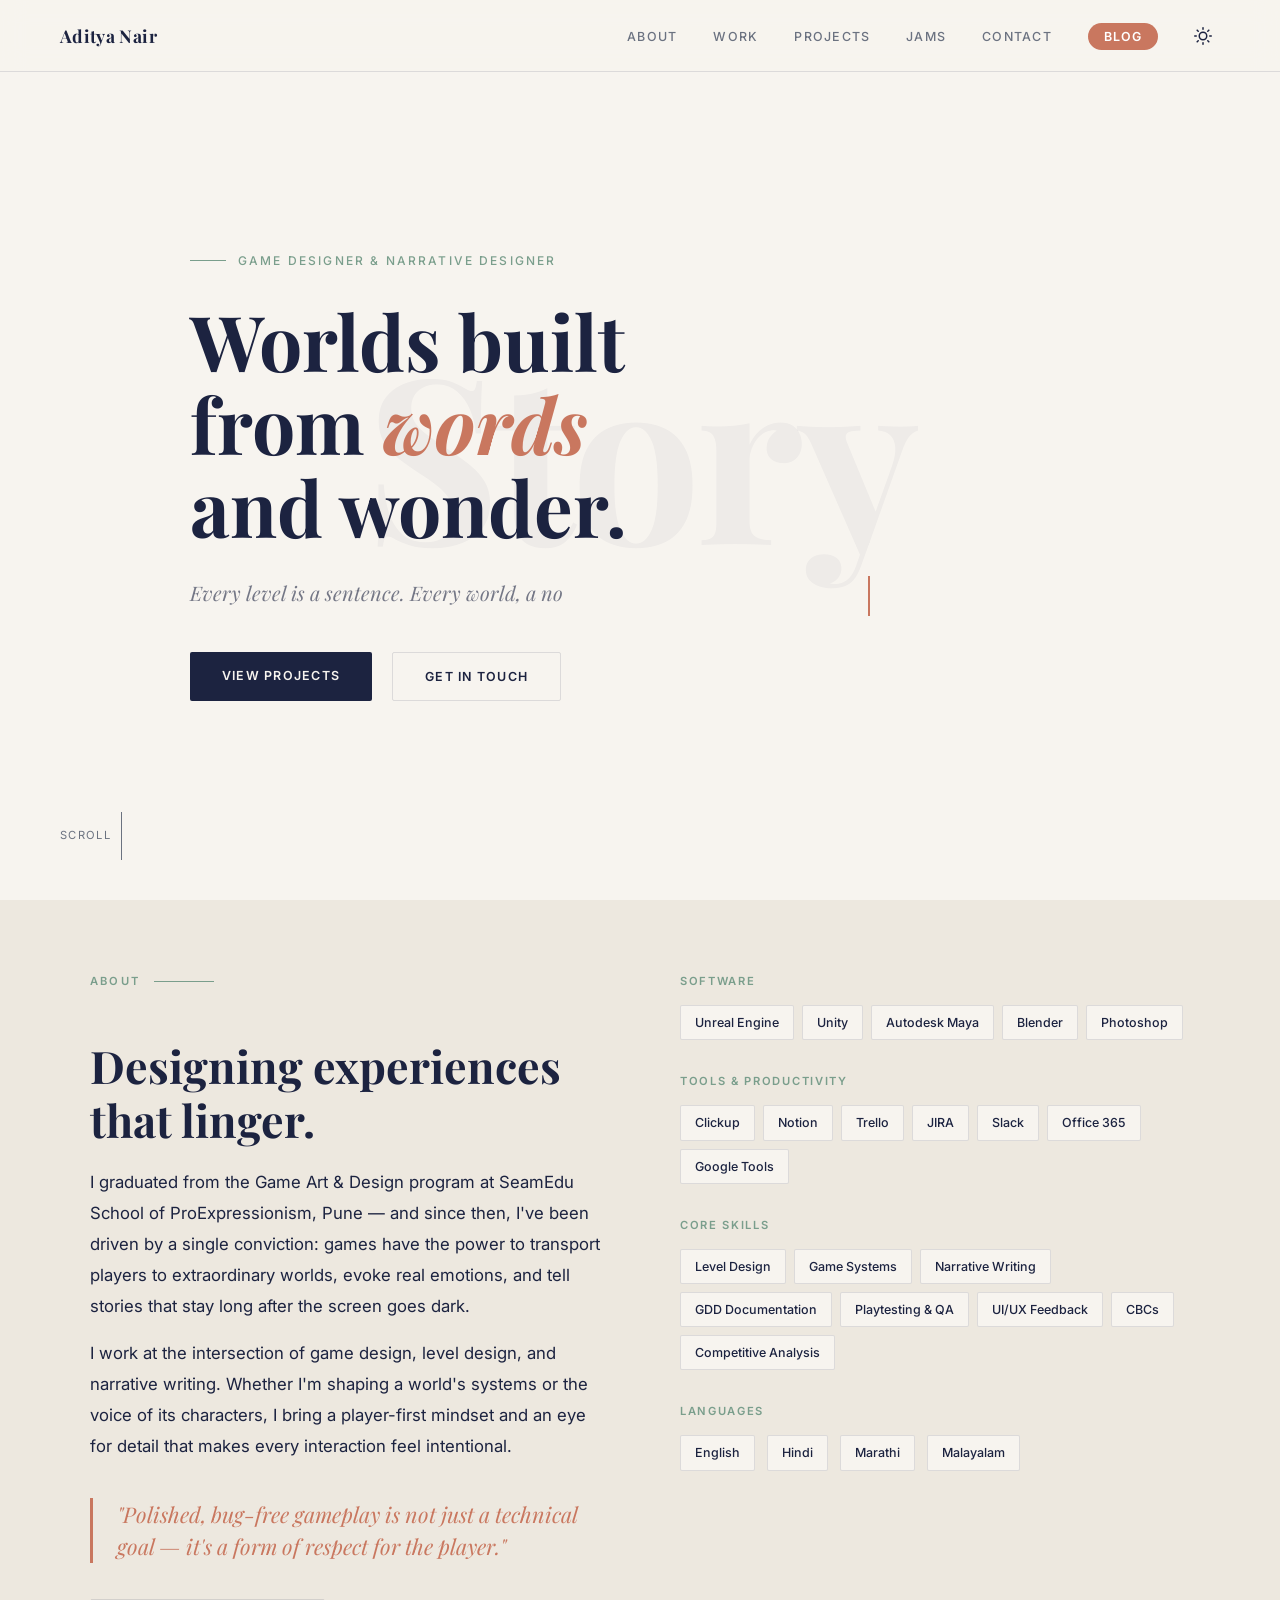
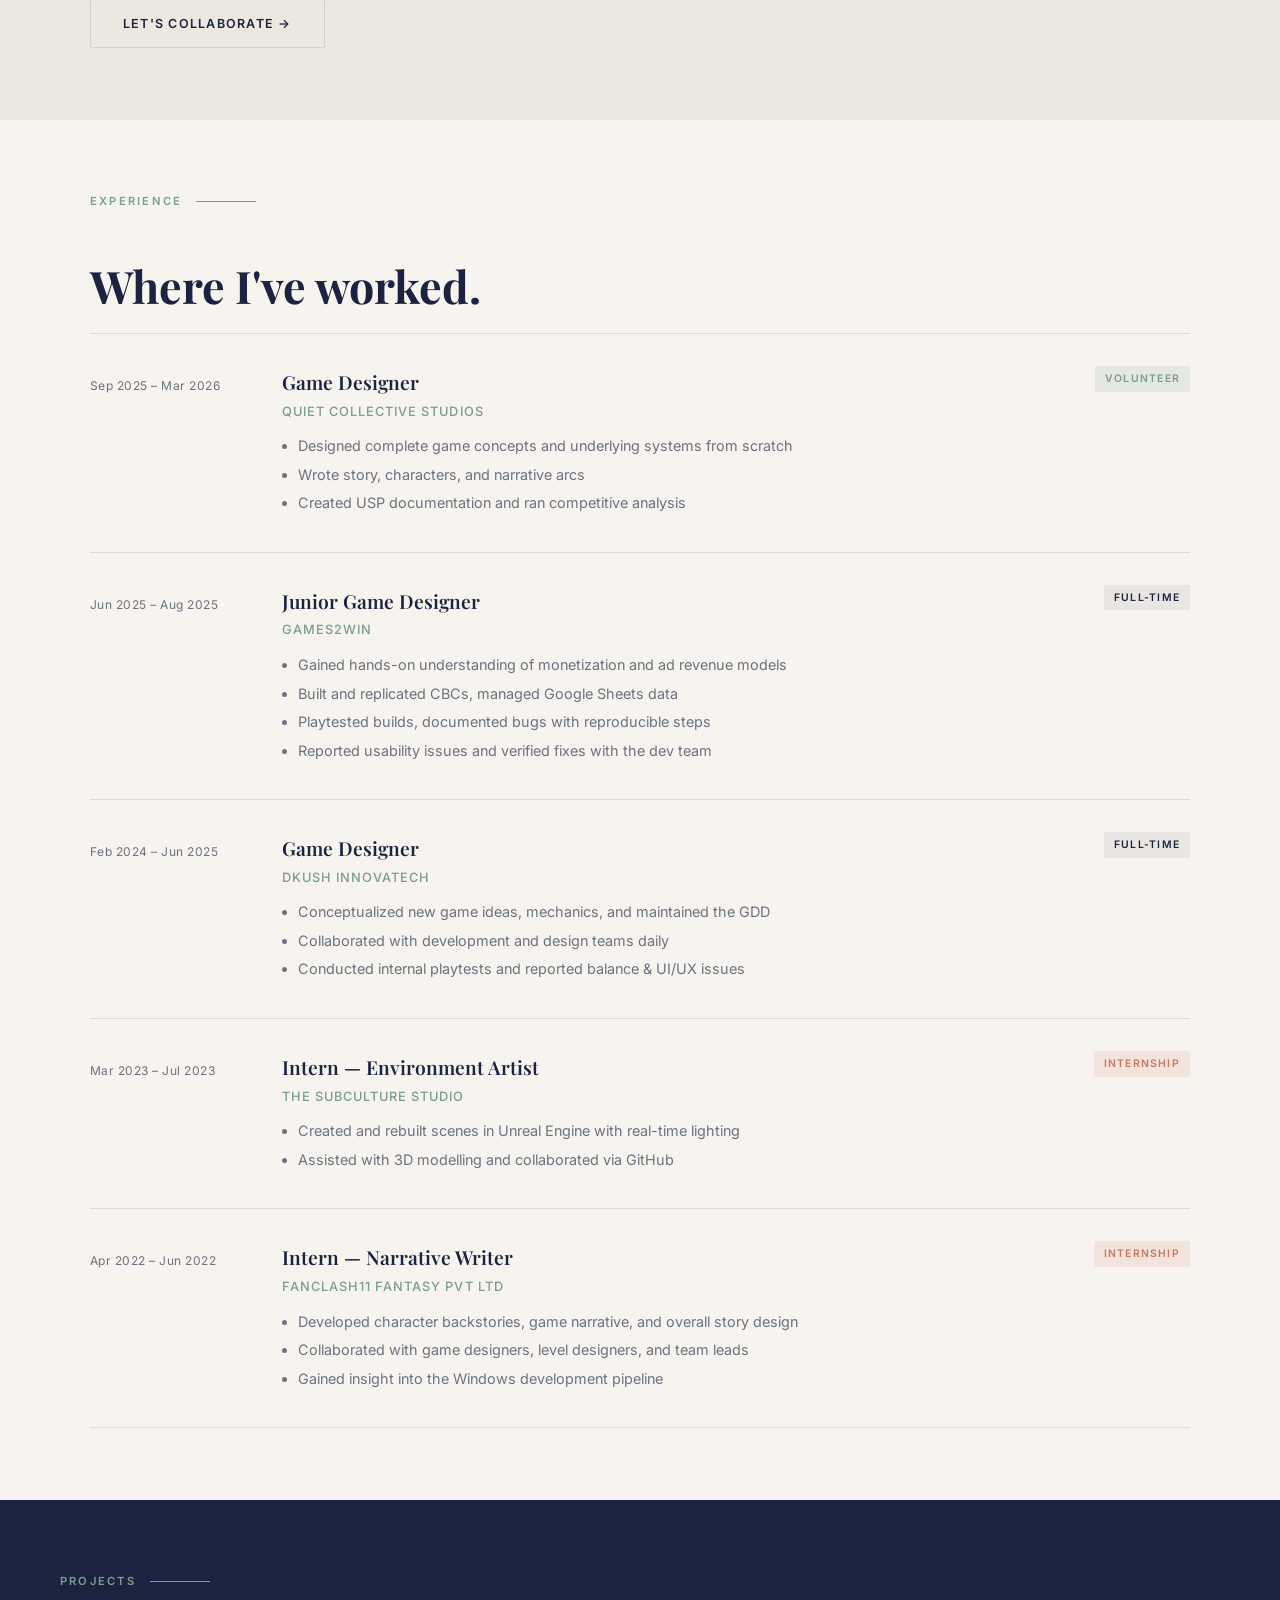
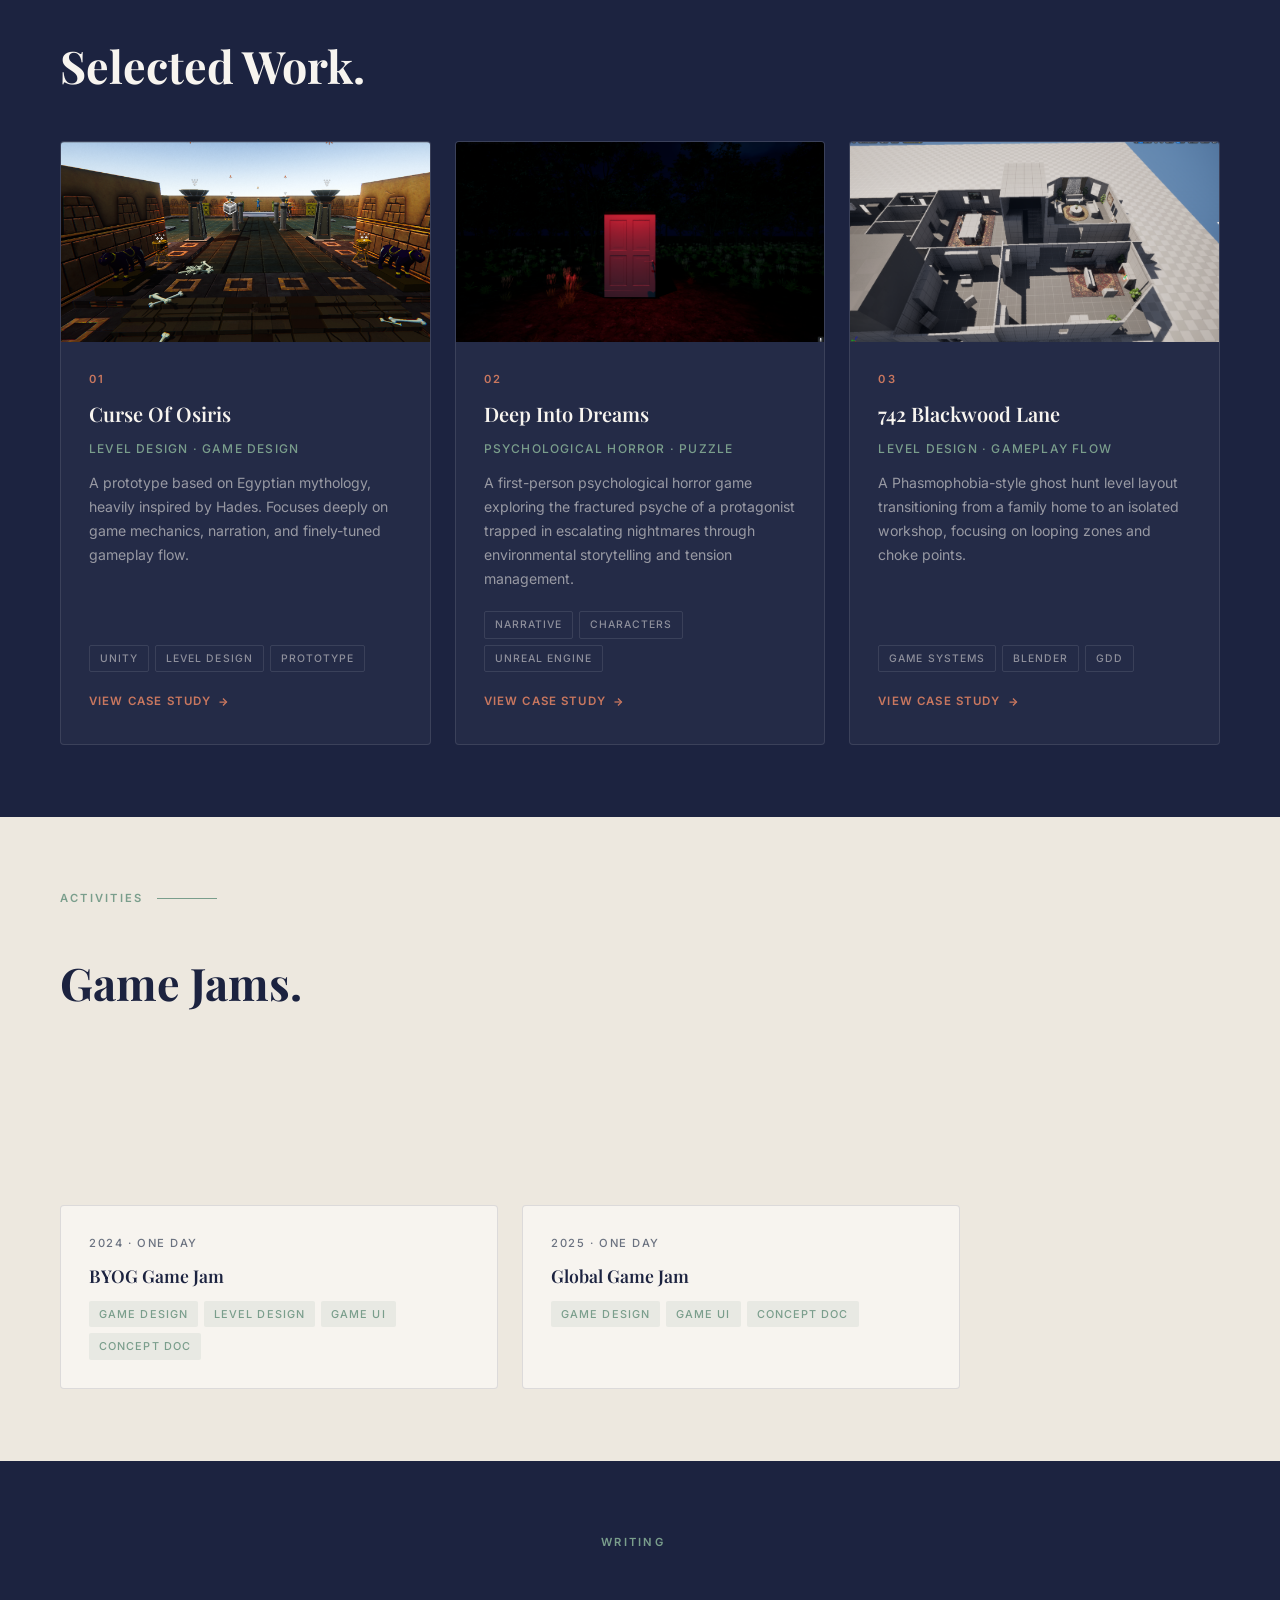
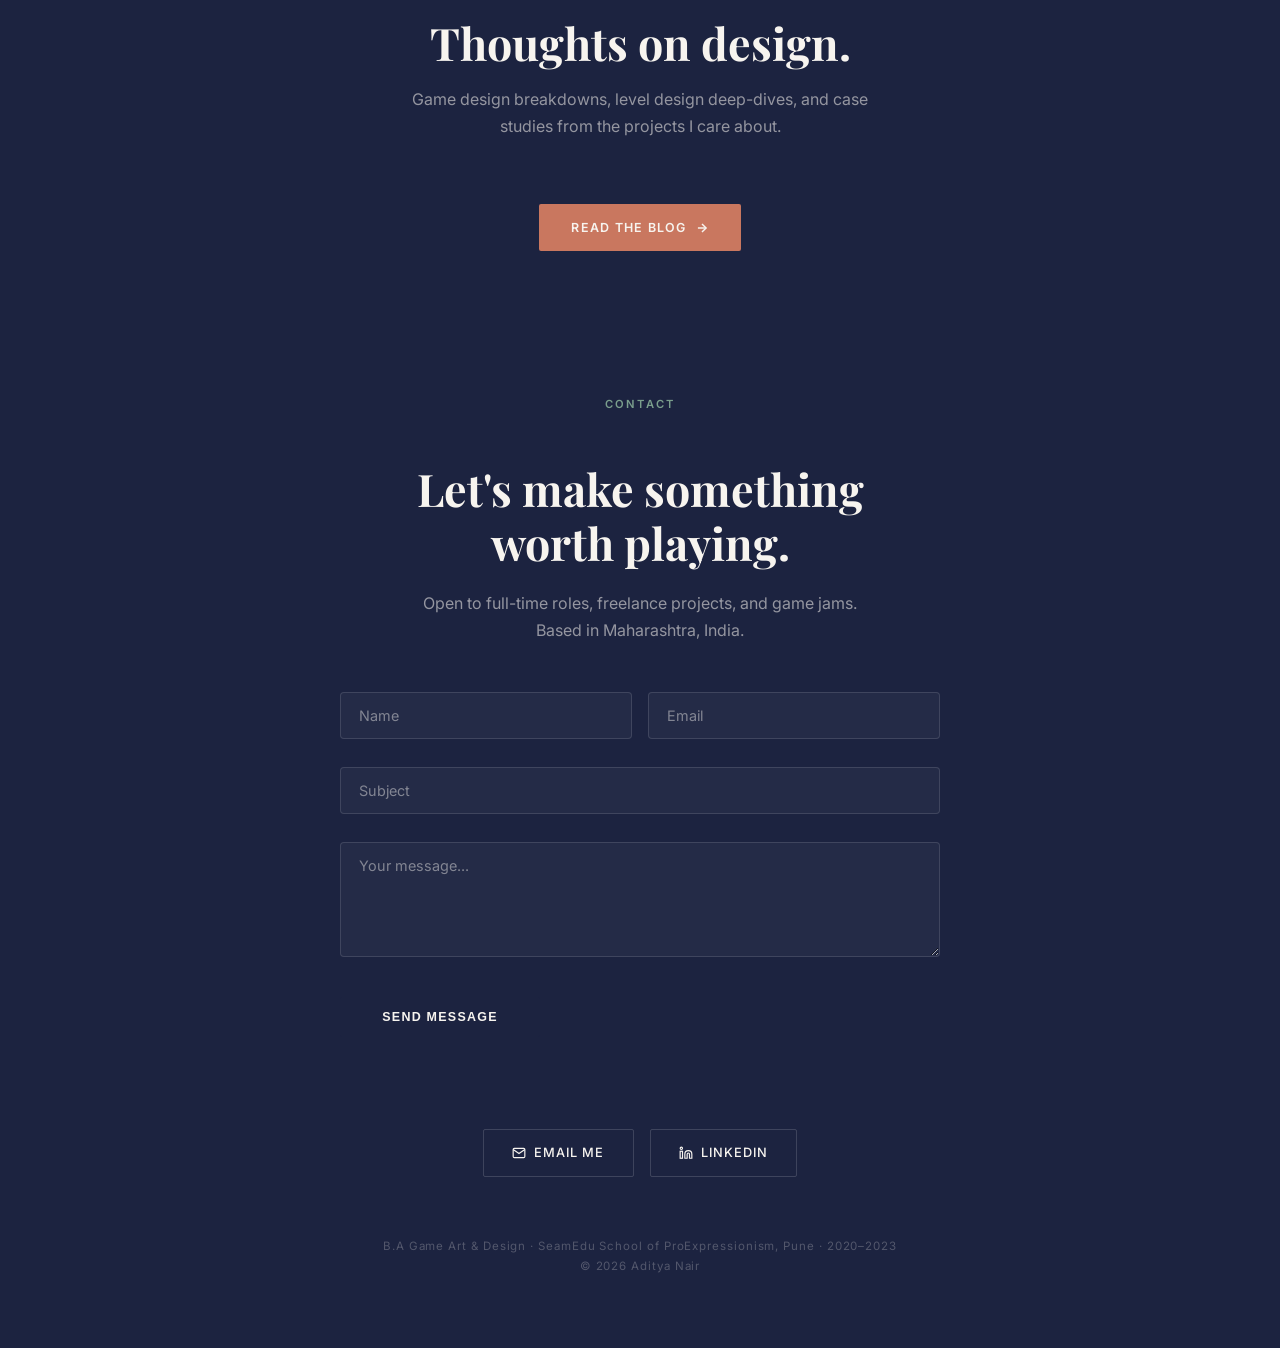
<file: index.html>
<!DOCTYPE html>
<html lang="en">
<head>
  <meta charset="UTF-8" />
  <meta name="viewport" content="width=device-width, initial-scale=1.0" />
  <meta name="description" content="Portfolio of Aditya Nair, a Level and Game Designer specializing in immersive gameplay, structural flow, and engaging mechanics. Explore my latest projects." />
  <meta name="keywords" content="Aditya Nair, Game Designer, Level Designer, Level Design, Game Mechanics, Unity, Unreal Engine, Phasmophobia Level, Curse Of Osiris" />
  <meta name="author" content="Aditya Nair" />

  <!-- Open Graph -->
  <meta property="og:type"        content="website" />
  <meta property="og:title"       content="Aditya Nair — Game & Level Designer Portfolio" />
  <meta property="og:description" content="Portfolio of Aditya Nair, a Level and Game Designer specializing in immersive gameplay, structural flow, and engaging mechanics." />
  <meta property="og:image"       content="CurseOfOsiris/CO2.png" />
  <meta property="og:url"         content="https://gd-kateki.github.io/Personal-Website/" />

  <!-- Twitter Card -->
  <meta name="twitter:card"        content="summary_large_image" />
  <meta name="twitter:title"       content="Aditya Nair — Game & Level Designer Portfolio" />
  <meta name="twitter:description" content="Portfolio of Aditya Nair, a Level and Game Designer specializing in immersive gameplay, structural flow, and engaging mechanics." />
  <meta name="twitter:image"       content="CurseOfOsiris/CO2.png" />

  <title>Aditya Nair — Game & Level Designer Portfolio</title>

  <!-- Preconnect for font performance -->
  <link rel="preconnect" href="https://fonts.googleapis.com" />
  <link rel="preconnect" href="https://fonts.gstatic.com" crossorigin />
  <link href="https://fonts.googleapis.com/css2?family=Playfair+Display:ital,wght@0,400;0,600;0,700;1,400;1,600&family=Inter:wght@300;400;500;600&display=swap" rel="stylesheet" />

  <link rel="stylesheet" href="style.css?v=2.0" />
  <script>
    if (localStorage.getItem('theme') === 'dark' || (!('theme' in localStorage) && window.matchMedia('(prefers-color-scheme: dark)').matches)) {
      document.documentElement.classList.add('dark-mode');
    }
  </script>
</head>
<body>

  <!-- Accessibility: skip to main content -->
  <a class="skip-link" href="#main">Skip to content</a>

  <!-- NAV -->
  <nav id="nav" role="navigation" aria-label="Main navigation">
    <a class="nav-logo" href="#hero" aria-label="Aditya Nair — home">Aditya Nair</a>

    <ul class="nav-links" role="list">
      <li><a href="#about">About</a></li>
      <li><a href="#work">Work</a></li>
      <li><a href="#projects">Projects</a></li>
      <li><a href="#jams">Jams</a></li>
      <li><a href="#contact">Contact</a></li>
      <li><a href="blogs.html" class="nav-blog-btn">Blog</a></li>
    </ul>

    <!-- Mobile hamburger -->
    <button class="nav-toggle" aria-expanded="false" aria-controls="nav-drawer" aria-label="Open navigation menu">
      <span></span>
      <span></span>
      <span></span>
    </button>
      <button id="theme-toggle" class="theme-toggle" aria-label="Toggle Dark Mode">
      <svg class="sun-icon" width="18" height="18" viewBox="0 0 24 24" fill="none" stroke="currentColor" stroke-width="2" stroke-linecap="round" stroke-linejoin="round"><circle cx="12" cy="12" r="5"></circle><line x1="12" y1="1" x2="12" y2="3"></line><line x1="12" y1="21" x2="12" y2="23"></line><line x1="4.22" y1="4.22" x2="5.64" y2="5.64"></line><line x1="18.36" y1="18.36" x2="19.78" y2="19.78"></line><line x1="1" y1="12" x2="3" y2="12"></line><line x1="21" y1="12" x2="23" y2="12"></line><line x1="4.22" y1="19.78" x2="5.64" y2="18.36"></line><line x1="18.36" y1="5.64" x2="19.78" y2="4.22"></line></svg>
      <svg class="moon-icon" width="18" height="18" viewBox="0 0 24 24" fill="none" stroke="currentColor" stroke-width="2" stroke-linecap="round" stroke-linejoin="round" style="display: none;"><path d="M21 12.79A9 9 0 1 1 11.21 3 7 7 0 0 0 21 12.79z"></path></svg>
    </button>
  </nav>

  <!-- Mobile nav drawer -->
  <div id="nav-drawer" class="nav-drawer" role="dialog" aria-label="Mobile navigation">
    <a href="#about"    class="drawer-link">About</a>
    <a href="#work"     class="drawer-link">Work</a>
    <a href="#projects" class="drawer-link">Projects</a>
    <a href="#jams"     class="drawer-link">Jams</a>
    <a href="blogs.html" class="drawer-link">Blog</a>
    <a href="#contact"  class="drawer-link">Contact</a>
  </div>

  <main id="main">

    <!-- HERO -->
    <section id="hero" aria-label="Introduction">
      <div class="hero-bg-text" aria-hidden="true">Story</div>
      <div class="hero-inner">
        <div class="hero-eyebrow">Game Designer &amp; Narrative Designer</div>
        <h1 class="hero-headline">
          Worlds built<br>from <em>words</em><br>and wonder.
        </h1>
        <div class="typewriter-line" id="typewriter" aria-live="polite"></div>
        <div class="hero-cta">
          <a href="#projects" class="btn btn-primary">View Projects</a>
          <a href="#contact"  class="btn btn-ghost">Get in touch</a>
        </div>
      </div>
      <div class="hero-scroll" aria-hidden="true">Scroll</div>
    </section>

    <!-- ABOUT -->
    <section id="about" aria-labelledby="about-title">
      <div class="about-grid">
        <div class="about-left reveal">
          <div class="section-label" aria-hidden="true">About</div>
          <h2 id="about-title" class="section-title">Designing experiences<br>that linger.</h2>
          <div class="about-body">
            <p>I graduated from the Game Art &amp; Design program at SeamEdu School of ProExpressionism, Pune — and since then, I've been driven by a single conviction: games have the power to transport players to extraordinary worlds, evoke real emotions, and tell stories that stay long after the screen goes dark.</p>
            <p>I work at the intersection of game design, level design, and narrative writing. Whether I'm shaping a world's systems or the voice of its characters, I bring a player-first mindset and an eye for detail that makes every interaction feel intentional.</p>
          </div>
          <blockquote class="about-pull">
            "Polished, bug-free gameplay is not just a technical goal — it's a form of respect for the player."
          </blockquote>
          <a href="#contact" class="btn btn-ghost" style="display:inline-block">Let's collaborate →</a>
        </div>

        <div class="about-right reveal">
          <div class="skills-block">
            <h4>Software</h4>
            <div class="skill-tags">
              <span class="skill-tag">Unreal Engine</span>
              <span class="skill-tag">Unity</span>
              <span class="skill-tag">Autodesk Maya</span>
              <span class="skill-tag">Blender</span>
              <span class="skill-tag">Photoshop</span>
            </div>
          </div>
          <div class="skills-block">
            <h4>Tools &amp; Productivity</h4>
            <div class="skill-tags">
              <span class="skill-tag">Clickup</span>
              <span class="skill-tag">Notion</span>
              <span class="skill-tag">Trello</span>
              <span class="skill-tag">JIRA</span>
              <span class="skill-tag">Slack</span>
              <span class="skill-tag">Office 365</span>
              <span class="skill-tag">Google Tools</span>
            </div>
          </div>
          <div class="skills-block">
            <h4>Core Skills</h4>
            <div class="skill-tags">
              <span class="skill-tag">Level Design</span>
              <span class="skill-tag">Game Systems</span>
              <span class="skill-tag">Narrative Writing</span>
              <span class="skill-tag">GDD Documentation</span>
              <span class="skill-tag">Playtesting &amp; QA</span>
              <span class="skill-tag">UI/UX Feedback</span>
              <span class="skill-tag">CBCs</span>
              <span class="skill-tag">Competitive Analysis</span>
            </div>
          </div>
          <div class="skills-block">
            <h4>Languages</h4>
            <div class="lang-row">
              <span class="skill-tag">English</span>
              <span class="skill-tag">Hindi</span>
              <span class="skill-tag">Marathi</span>
              <span class="skill-tag">Malayalam</span>
            </div>
          </div>
        </div>
      </div>
    </section>

    <!-- WORK -->
    <section id="work" aria-labelledby="work-title">
      <div class="work-inner">
        <div class="section-label" aria-hidden="true">Experience</div>
        <h2 id="work-title" class="section-title">Where I've worked.</h2>
        <div class="work-list" role="list">

          <article class="work-item reveal" role="listitem">
            <div class="work-period">Sep 2025 – Mar 2026</div>
            <div class="work-main">
              <div class="work-role">Game Designer</div>
              <div class="work-company">Quiet Collective Studios</div>
              <div class="work-desc">
                <ul>
                  <li>Designed complete game concepts and underlying systems from scratch</li>
                  <li>Wrote story, characters, and narrative arcs</li>
                  <li>Created USP documentation and ran competitive analysis</li>
                </ul>
              </div>
            </div>
            <span class="work-badge badge-volunteer">Volunteer</span>
          </article>

          <article class="work-item reveal" role="listitem">
            <div class="work-period">Jun 2025 – Aug 2025</div>
            <div class="work-main">
              <div class="work-role">Junior Game Designer</div>
              <div class="work-company">Games2Win</div>
              <div class="work-desc">
                <ul>
                  <li>Gained hands-on understanding of monetization and ad revenue models</li>
                  <li>Built and replicated CBCs, managed Google Sheets data</li>
                  <li>Playtested builds, documented bugs with reproducible steps</li>
                  <li>Reported usability issues and verified fixes with the dev team</li>
                </ul>
              </div>
            </div>
            <span class="work-badge badge-full">Full-time</span>
          </article>

          <article class="work-item reveal" role="listitem">
            <div class="work-period">Feb 2024 – Jun 2025</div>
            <div class="work-main">
              <div class="work-role">Game Designer</div>
              <div class="work-company">Dkush Innovatech</div>
              <div class="work-desc">
                <ul>
                  <li>Conceptualized new game ideas, mechanics, and maintained the GDD</li>
                  <li>Collaborated with development and design teams daily</li>
                  <li>Conducted internal playtests and reported balance &amp; UI/UX issues</li>
                </ul>
              </div>
            </div>
            <span class="work-badge badge-full">Full-time</span>
          </article>

          <article class="work-item reveal" role="listitem">
            <div class="work-period">Mar 2023 – Jul 2023</div>
            <div class="work-main">
              <div class="work-role">Intern — Environment Artist</div>
              <div class="work-company">The Subculture Studio</div>
              <div class="work-desc">
                <ul>
                  <li>Created and rebuilt scenes in Unreal Engine with real-time lighting</li>
                  <li>Assisted with 3D modelling and collaborated via GitHub</li>
                </ul>
              </div>
            </div>
            <span class="work-badge badge-intern">Internship</span>
          </article>

          <article class="work-item reveal" role="listitem">
            <div class="work-period">Apr 2022 – Jun 2022</div>
            <div class="work-main">
              <div class="work-role">Intern — Narrative Writer</div>
              <div class="work-company">Fanclash11 Fantasy Pvt Ltd</div>
              <div class="work-desc">
                <ul>
                  <li>Developed character backstories, game narrative, and overall story design</li>
                  <li>Collaborated with game designers, level designers, and team leads</li>
                  <li>Gained insight into the Windows development pipeline</li>
                </ul>
              </div>
            </div>
            <span class="work-badge badge-intern">Internship</span>
          </article>

        </div>
      </div>
    </section>

    <!-- PROJECTS -->
    <section id="projects" aria-labelledby="projects-title">
      <div class="section-label" aria-hidden="true">Projects</div>
      <h2 id="projects-title" class="section-title" style="max-width:1200px; margin:0 auto 48px;">Selected Work.</h2>
      <div class="projects-grid">

        <a class="project-card reveal" href="project1.html" aria-label="View Curse of Osiris case study">
          <div class="project-img-wrap">
            <img class="project-card-img" src="CurseOfOsiris/CO1.png"
                 alt="Curse of Osiris — Egyptian mythology level design prototype"
                 loading="lazy" width="600" height="200" />
            <div class="project-img-arrow" aria-hidden="true">
              <svg width="14" height="14" viewBox="0 0 24 24" fill="none" stroke="white" stroke-width="2.5"><line x1="5" y1="12" x2="19" y2="12"/><polyline points="12 5 19 12 12 19"/></svg>
            </div>
          </div>
          <div class="project-body">
            <div class="project-num">01</div>
            <div class="project-title">Curse Of Osiris</div>
            <div class="project-type">Level Design · Game Design</div>
            <p class="project-desc">A prototype based on Egyptian mythology, heavily inspired by Hades. Focuses deeply on game mechanics, narration, and finely-tuned gameplay flow.</p>
            <div class="project-tags">
              <span class="project-tag">Unity</span>
              <span class="project-tag">Level Design</span>
              <span class="project-tag">Prototype</span>
            </div>
            <div class="project-cta" aria-hidden="true">View Case Study <svg width="12" height="12" viewBox="0 0 24 24" fill="none" stroke="currentColor" stroke-width="2.5"><line x1="5" y1="12" x2="19" y2="12"/><polyline points="12 5 19 12 12 19"/></svg></div>
          </div>
        </a>

        <a class="project-card reveal" href="project2.html" aria-label="View Deep Into Dreams case study">
          <div class="project-img-wrap">
            <img class="project-card-img" src="DeepIntoDreams/DD2.png"
                 alt="Deep Into Dreams — psychological horror game"
                 loading="lazy" width="600" height="200" />
            <div class="project-img-arrow" aria-hidden="true">
              <svg width="14" height="14" viewBox="0 0 24 24" fill="none" stroke="white" stroke-width="2.5"><line x1="5" y1="12" x2="19" y2="12"/><polyline points="12 5 19 12 12 19"/></svg>
            </div>
          </div>
          <div class="project-body">
            <div class="project-num">02</div>
            <div class="project-title">Deep Into Dreams</div>
            <div class="project-type">Psychological Horror · Puzzle</div>
            <p class="project-desc">A first-person psychological horror game exploring the fractured psyche of a protagonist trapped in escalating nightmares through environmental storytelling and tension management.</p>
            <div class="project-tags">
              <span class="project-tag">Narrative</span>
              <span class="project-tag">Characters</span>
              <span class="project-tag">Unreal Engine</span>
            </div>
            <div class="project-cta" aria-hidden="true">View Case Study <svg width="12" height="12" viewBox="0 0 24 24" fill="none" stroke="currentColor" stroke-width="2.5"><line x1="5" y1="12" x2="19" y2="12"/><polyline points="12 5 19 12 12 19"/></svg></div>
          </div>
        </a>

        <a class="project-card reveal" href="project3.html" aria-label="View 742 Blackwood Lane case study">
          <div class="project-img-wrap">
            <img class="project-card-img" src="HauntingHouse/HH2.png"
                 alt="742 Blackwood Lane — Phasmophobia-style level design"
                 loading="lazy" width="600" height="200" />
            <div class="project-img-arrow" aria-hidden="true">
              <svg width="14" height="14" viewBox="0 0 24 24" fill="none" stroke="white" stroke-width="2.5"><line x1="5" y1="12" x2="19" y2="12"/><polyline points="12 5 19 12 12 19"/></svg>
            </div>
          </div>
          <div class="project-body">
            <div class="project-num">03</div>
            <div class="project-title">742 Blackwood Lane</div>
            <div class="project-type">Level Design · Gameplay Flow</div>
            <p class="project-desc">A Phasmophobia-style ghost hunt level layout transitioning from a family home to an isolated workshop, focusing on looping zones and choke points.</p>
            <div class="project-tags">
              <span class="project-tag">Game Systems</span>
              <span class="project-tag">Blender</span>
              <span class="project-tag">GDD</span>
            </div>
            <div class="project-cta" aria-hidden="true">View Case Study <svg width="12" height="12" viewBox="0 0 24 24" fill="none" stroke="currentColor" stroke-width="2.5"><line x1="5" y1="12" x2="19" y2="12"/><polyline points="12 5 19 12 12 19"/></svg></div>
          </div>
        </a>

      </div>
    </section>

    <!-- GAME JAMS -->
    <section id="jams" aria-labelledby="jams-title">
      <div class="section-label" aria-hidden="true">Activities</div>
      <h2 id="jams-title" class="section-title">Game Jams.</h2>
      <div class="jams-grid">

        <div class="jam-card reveal">
          <div class="jam-year">2022 · One Day</div>
          <div class="jam-name">SeamEdu 2022 Game Jam</div>
          <div class="jam-roles">
            <span class="jam-role">Level Design</span>
            <span class="jam-role">Playtesting</span>
          </div>
        </div>

        <div class="jam-card reveal">
          <div class="jam-year">2024 · Two Days</div>
          <div class="jam-name">WTF × IGDC Game Jam</div>
          <div class="jam-roles">
            <span class="jam-role">Game Design</span>
            <span class="jam-role">Concept Doc</span>
            <span class="jam-role">Playtesting</span>
          </div>
        </div>

        <div class="jam-card reveal">
          <div class="jam-year">2024 · One Day</div>
          <div class="jam-name">BYOG Game Jam</div>
          <div class="jam-roles">
            <span class="jam-role">Game Design</span>
            <span class="jam-role">Level Design</span>
            <span class="jam-role">Game UI</span>
            <span class="jam-role">Concept Doc</span>
          </div>
        </div>

        <div class="jam-card reveal">
          <div class="jam-year">2025 · One Day</div>
          <div class="jam-name">Global Game Jam</div>
          <div class="jam-roles">
            <span class="jam-role">Game Design</span>
            <span class="jam-role">Game UI</span>
            <span class="jam-role">Concept Doc</span>
          </div>
        </div>

      </div>
    </section>

    <!-- BLOG -->
    <section id="blog" class="blog-teaser" aria-labelledby="blog-title">
      <div class="blog-teaser-inner">
        <div class="section-label" aria-hidden="true" style="color:var(--sage); justify-content:center;">Writing</div>
        <h2 id="blog-title" class="section-title" style="color:var(--bg);">Thoughts on design.</h2>
        <p class="contact-sub">Game design breakdowns, level design deep-dives, and case studies from the projects I care about.</p>
        <a href="blogs.html" class="btn" style="background:var(--coral); color:var(--bg); display:inline-flex; align-items:center; gap:8px;">
          Read the Blog
          <svg width="14" height="14" viewBox="0 0 24 24" fill="none" stroke="currentColor" stroke-width="2.5" aria-hidden="true"><line x1="5" y1="12" x2="19" y2="12"/><polyline points="12 5 19 12 12 19"/></svg>
        </a>
      </div>
    </section>

    <!-- CONTACT -->
    <section id="contact" aria-labelledby="contact-title">
      <div class="section-label" aria-hidden="true">Contact</div>
      <h2 id="contact-title" class="section-title">Let's make something<br>worth playing.</h2>
      <p class="contact-sub">Open to full-time roles, freelance projects, and game jams. Based in Maharashtra, India.</p>

      <!-- Contact Form -->
      <form id="contact-form" class="contact-form" novalidate>
        <div class="form-grid">
          <div class="form-group">
            <label for="form-name" class="sr-only">Name</label>
            <input type="text" id="form-name" name="name" placeholder="Name" required />
            <span class="error-msg" id="name-error"></span>
          </div>
          <div class="form-group">
            <label for="form-email" class="sr-only">Email</label>
            <input type="email" id="form-email" name="email" placeholder="Email" required />
            <span class="error-msg" id="email-error"></span>
          </div>
        </div>
        <div class="form-group">
          <label for="form-subject" class="sr-only">Subject</label>
          <input type="text" id="form-subject" name="subject" placeholder="Subject" required />
          <span class="error-msg" id="subject-error"></span>
        </div>
        <div class="form-group">
          <label for="form-message" class="sr-only">Message</label>
          <textarea id="form-message" name="message" rows="5" placeholder="Your message..." required></textarea>
          <span class="error-msg" id="message-error"></span>
        </div>
        <button type="submit" class="btn btn-primary" style="margin-top: 12px; width: 100%; max-width: 200px; display: inline-block;">Send Message</button>
        <div class="form-status" id="form-status"></div>
      </form>
      <div class="contact-links">
        <a href="mailto:aditya.gamedesigner0402@gmail.com" class="contact-link">
          <svg width="14" height="14" viewBox="0 0 24 24" fill="none" stroke="currentColor" stroke-width="2" aria-hidden="true"><path d="M4 4h16c1.1 0 2 .9 2 2v12c0 1.1-.9 2-2 2H4c-1.1 0-2-.9-2-2V6c0-1.1.9-2 2-2z"/><polyline points="22,6 12,13 2,6"/></svg>
          Email me
        </a>
        <a href="https://www.linkedin.com/in/adityanair0402/" class="contact-link" target="_blank" rel="noopener noreferrer">
          <svg width="14" height="14" viewBox="0 0 24 24" fill="none" stroke="currentColor" stroke-width="2" aria-hidden="true"><path d="M16 8a6 6 0 016 6v7h-4v-7a2 2 0 00-2-2 2 2 0 00-2 2v7h-4v-7a6 6 0 016-6z"/><rect x="2" y="9" width="4" height="12"/><circle cx="4" cy="4" r="2"/></svg>
          LinkedIn
        </a>
      </div>
      <p class="footer-line">
        B.A Game Art &amp; Design · SeamEdu School of ProExpressionism, Pune · 2020–2023<br>
        &copy; 2026 Aditya Nair
      </p>
    </section>

  </main><!-- /#main -->

  <script>
    /* ── Mobile nav ─────────────────────────────────────── */
    const toggle   = document.querySelector('.nav-toggle');
    const drawer   = document.getElementById('nav-drawer');
    const drawerLinks = drawer.querySelectorAll('a');

    function closeDrawer() {
      drawer.classList.remove('open');
      toggle.setAttribute('aria-expanded', 'false');
      toggle.setAttribute('aria-label', 'Open navigation menu');
    }

    toggle.addEventListener('click', () => {
      const isOpen = drawer.classList.toggle('open');
      toggle.setAttribute('aria-expanded', isOpen);
      toggle.setAttribute('aria-label', isOpen ? 'Close navigation menu' : 'Open navigation menu');
    });

    drawerLinks.forEach(link => link.addEventListener('click', closeDrawer));

    document.addEventListener('keydown', e => {
      if (e.key === 'Escape') closeDrawer();
    });

    /* ── Nav scroll shadow ──────────────────────────────── */
    const nav = document.getElementById('nav');
    window.addEventListener('scroll', () => {
      nav.classList.toggle('scrolled', window.scrollY > 20);
    }, { passive: true });

    /* ── Active nav link highlight ──────────────────────── */
    const sections  = document.querySelectorAll('section[id]');
    const navAnchors = document.querySelectorAll('.nav-links a');

    const sectionObserver = new IntersectionObserver(entries => {
      entries.forEach(entry => {
        if (entry.isIntersecting) {
          navAnchors.forEach(a => {
            a.classList.toggle(
              'active',
              a.getAttribute('href') === '#' + entry.target.id
            );
          });
        }
      });
    }, { threshold: 0.35 });

    sections.forEach(s => sectionObserver.observe(s));

    /* ── Scroll-reveal ──────────────────────────────────── */
    const revealObserver = new IntersectionObserver(entries => {
      entries.forEach(e => {
        if (e.isIntersecting) {
          e.target.classList.add('visible');
          revealObserver.unobserve(e.target);
        }
      });
    }, { threshold: 0.1 });

    document.querySelectorAll('.reveal').forEach(el => revealObserver.observe(el));

    /* ── Typewriter ─────────────────────────────────────── */
    const lines = [
      "Every level is a sentence. Every world, a novel.",
      "I design the rules players forget they're following.",
      "Stories that live inside mechanics.",
      "From concept document to playtest — start to finish.",
    ];
    let lineIdx = 0, charIdx = 0, deleting = false;
    const el = document.getElementById('typewriter');

    function type() {
      const current = lines[lineIdx];
      if (!deleting) {
        el.classList.remove('paused');
        el.textContent = current.slice(0, ++charIdx);
        if (charIdx === current.length) {
          el.classList.add('paused');
          setTimeout(() => { deleting = true; type(); }, 2800);
          return;
        }
      } else {
        el.classList.remove('paused');
        el.textContent = current.slice(0, --charIdx);
        if (charIdx === 0) {
          deleting = false;
          lineIdx = (lineIdx + 1) % lines.length;
        }
      }
      setTimeout(type, deleting ? 32 : 52);
    }
    type();
  </script>


  <script>
    /* Theme Toggle */
    const themeBtn = document.getElementById('theme-toggle');
    const sunIcon = themeBtn.querySelector('.sun-icon');
    const moonIcon = themeBtn.querySelector('.moon-icon');
    
    function updateThemeIcon() {
      if (document.documentElement.classList.contains('dark-mode')) {
        sunIcon.style.display = 'none';
        moonIcon.style.display = 'block';
      } else {
        sunIcon.style.display = 'block';
        moonIcon.style.display = 'none';
      }
    }
    
    if (themeBtn) {
      updateThemeIcon();
      themeBtn.addEventListener('click', () => {
        document.documentElement.classList.toggle('dark-mode');
        if (document.documentElement.classList.contains('dark-mode')) {
          localStorage.setItem('theme', 'dark');
        } else {
          localStorage.setItem('theme', 'light');
        }
        updateThemeIcon();
      });
    }
  </script>

  <script>
    /* ── Contact Form Submission & Validation ── */
    const contactForm = document.getElementById('contact-form');
    if (contactForm) {
      contactForm.addEventListener('submit', function(e) {
        e.preventDefault();
        
        let isValid = true;
        const nameInput = document.getElementById('form-name');
        const emailInput = document.getElementById('form-email');
        const subjectInput = document.getElementById('form-subject');
        const messageInput = document.getElementById('form-message');
        
        const nameError = document.getElementById('name-error');
        const emailError = document.getElementById('email-error');
        const subjectError = document.getElementById('subject-error');
        const messageError = document.getElementById('message-error');
        const formStatus = document.getElementById('form-status');
        
        // Reset errors
        nameError.textContent = '';
        emailError.textContent = '';
        subjectError.textContent = '';
        messageError.textContent = '';
        formStatus.textContent = '';
        formStatus.className = 'form-status';
        
        // Name validation
        if (!nameInput.value.trim()) {
          nameError.textContent = 'Please enter your name.';
          isValid = false;
        }
        
        // Email validation
        const emailPattern = /^[^\s@]+@[^\s@]+\.[^\s@]+$/;
        if (!emailInput.value.trim()) {
          emailError.textContent = 'Please enter your email.';
          isValid = false;
        } else if (!emailPattern.test(emailInput.value.trim())) {
          emailError.textContent = 'Please enter a valid email address.';
          isValid = false;
        }
        
        // Subject validation
        if (!subjectInput.value.trim()) {
          subjectError.textContent = 'Please enter a subject.';
          isValid = false;
        }
        
        // Message validation
        if (!messageInput.value.trim()) {
          messageError.textContent = 'Please enter a message.';
          isValid = false;
        }
        
        if (isValid) {
          const submitBtn = contactForm.querySelector('button[type="submit"]');
          const originalText = submitBtn.textContent;
          submitBtn.disabled = true;
          submitBtn.textContent = 'Sending...';
          
          // Simulate API call
          setTimeout(() => {
            submitBtn.disabled = false;
            submitBtn.textContent = originalText;
            formStatus.textContent = 'Thank you! Your message has been sent successfully.';
            formStatus.className = 'form-status success';
            contactForm.reset();
          }, 1500);
        }
      });
    }
  </script>
</body>
</html>
</file>
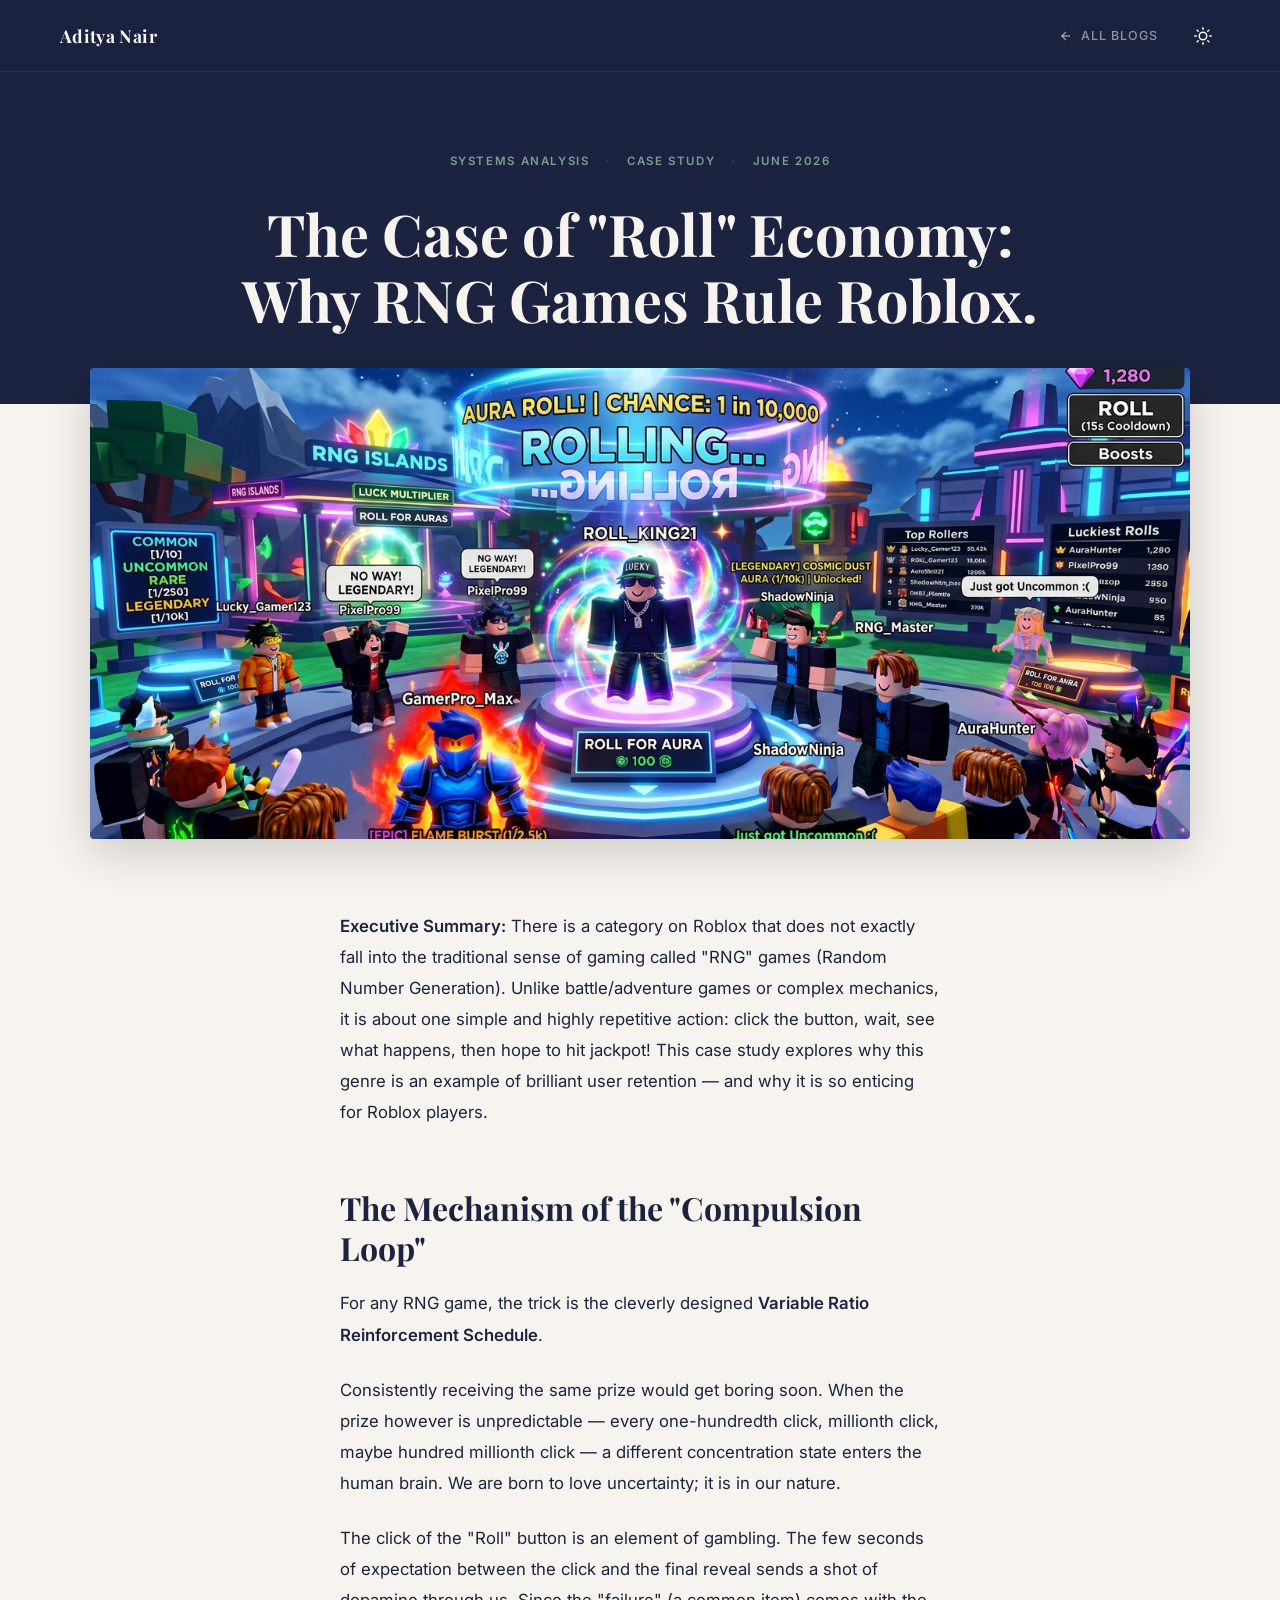
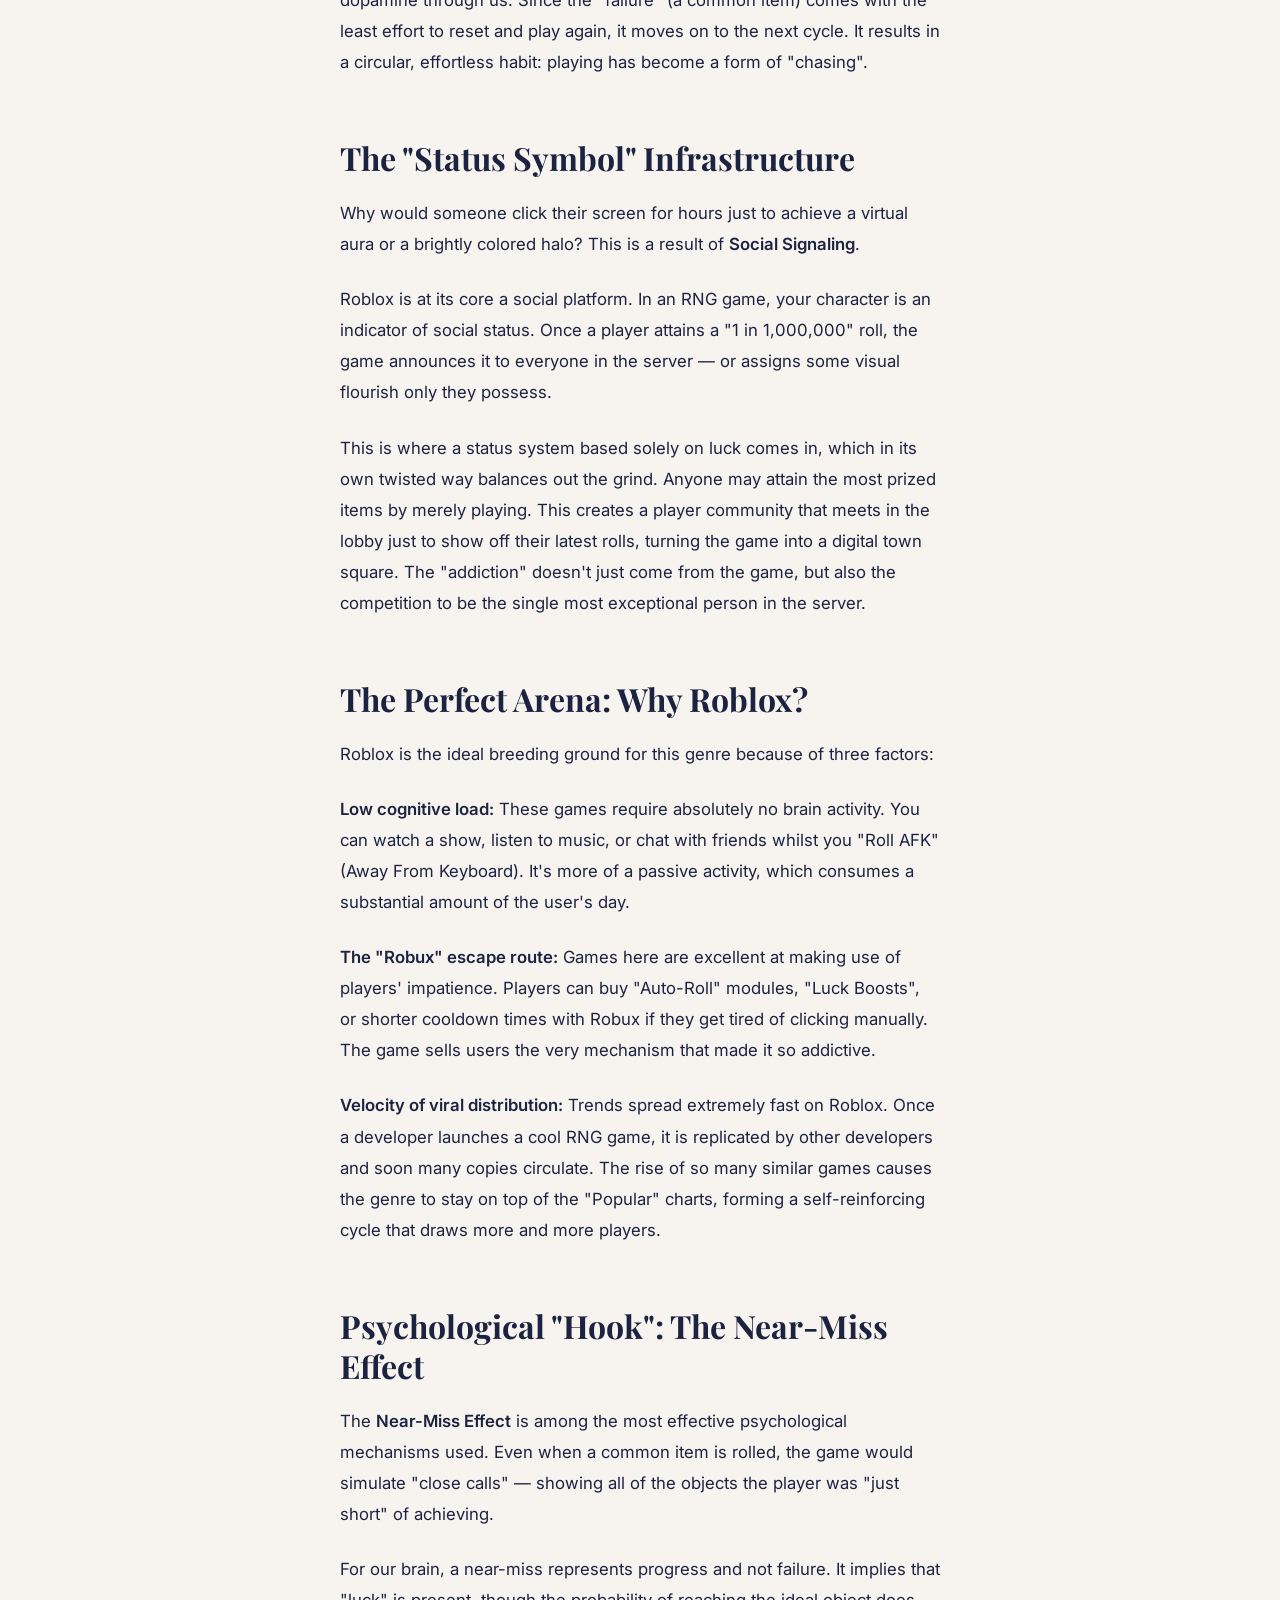
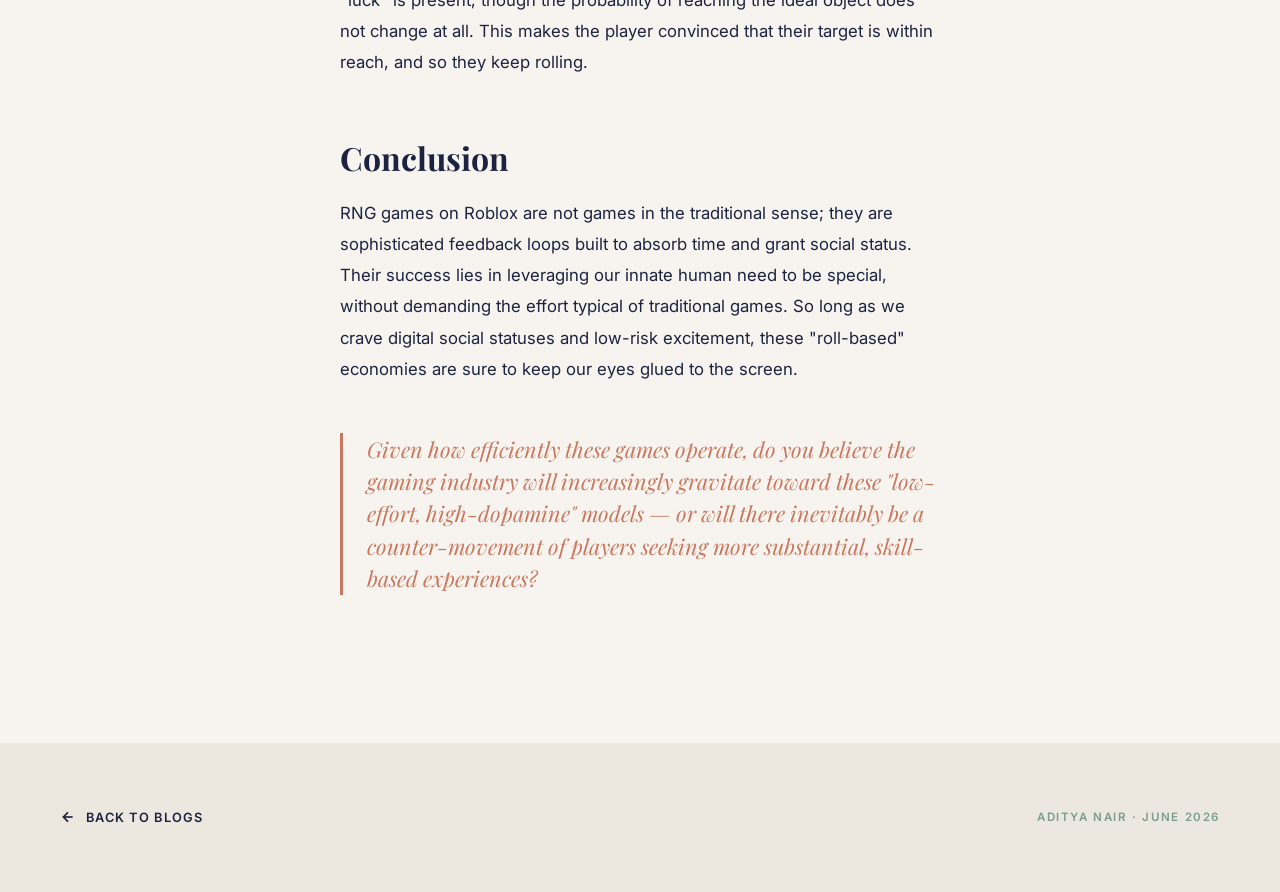
<file: blog-rng-games.html>
<!DOCTYPE html>
<html lang="en">

<head>
  <meta charset="UTF-8" />
  <meta name="viewport" content="width=device-width, initial-scale=1.0" />
  <meta name="description"
    content="Case Study: Why RNG luck-based games dominate Roblox — an analysis of compulsion loops, social signaling, and player psychology by Aditya Nair." />
  <meta name="keywords"
    content="Aditya Nair, RNG Games, Roblox, Game Design, Player Psychology, Compulsion Loop, Case Study" />
  <meta name="author" content="Aditya Nair" />
  <meta property="og:type" content="article" />
  <meta property="og:title" content='The Case of "Roll" Economy | Aditya Nair Blog' />
  <meta property="og:description"
    content="Why RNG luck-based games dominate Roblox — an analysis of compulsion loops, social signaling, and variable-ratio reinforcement schedules." />
  <meta property="og:image" content="Blogs/Roblox_RNG_CaseStudy/RNG_CaseStudy.png" />
  <meta name="twitter:card" content="summary_large_image" />
  <meta name="twitter:title" content='The Case of "Roll" Economy | Aditya Nair Blog' />
  <meta name="twitter:description"
    content="Why RNG luck-based games dominate Roblox — an analysis of compulsion loops and social signaling." />
  <meta name="twitter:image" content="Blogs/Roblox_RNG_CaseStudy/RNG_CaseStudy.png" />
  <title>The Case of "Roll" Economy — Aditya Nair Blog</title>
  <link rel="preconnect" href="https://fonts.googleapis.com" />
  <link rel="preconnect" href="https://fonts.gstatic.com" crossorigin />
  <link
    href="https://fonts.googleapis.com/css2?family=Playfair+Display:ital,wght@0,400;0,600;0,700;1,400;1,600&family=Inter:wght@300;400;500;600&display=swap"
    rel="stylesheet" />
  <link rel="stylesheet" href="style.css?v=2.0" />
  <style>
    /* ── BLOG POST — SPECIFIC STYLES ── */
    .blog-hero {
      background: var(--navy);
      padding: calc(var(--nav-h) + 80px) var(--space-lg) 0;
      text-align: center;
    }

    .blog-hero-inner {
      max-width: 820px;
      margin: 0 auto;
      padding-bottom: 72px;
    }

    .blog-hero-meta {
      display: flex;
      justify-content: center;
      align-items: center;
      gap: 16px;
      flex-wrap: wrap;
      font-size: 0.72rem;
      font-weight: 600;
      letter-spacing: 0.14em;
      text-transform: uppercase;
      color: var(--sage);
      margin-bottom: 28px;
    }

    .blog-hero-meta span+span::before {
      content: '·';
      margin-right: 16px;
      color: rgba(122, 158, 140, 0.4);
    }

    .blog-hero-title {
      font-family: 'Playfair Display', serif;
      font-size: clamp(2.2rem, 4.5vw, 3.6rem);
      line-height: 1.15;
      font-weight: 700;
      color: var(--text-light);
      margin-bottom: 0;
    }

    /* Hero image — overlapping the dark hero into the content */
    .blog-cover {
      display: block;
      width: 100%;
      max-width: 1100px;
      aspect-ratio: 21/9;
      object-fit: cover;
      border-radius: 4px;
      margin: -36px auto 0;
      position: relative;
      z-index: 10;
      box-shadow: 0 12px 48px rgba(0, 0, 0, 0.18);
    }

    /* Article body */
    .blog-body {
      max-width: 720px;
      margin: 0 auto;
      padding: 72px var(--space-lg) 100px;
      font-size: 1.05rem;
      line-height: 1.85;
      color: var(--text);
    }

    .blog-body h2 {
      font-family: 'Playfair Display', serif;
      font-size: clamp(1.6rem, 2.5vw, 2.1rem);
      font-weight: 700;
      color: var(--text);
      margin: 60px 0 20px;
      line-height: 1.25;
    }

    .blog-body p {
      margin-bottom: 24px;
    }

    .blog-body strong {
      color: var(--text);
      font-weight: 600;
    }

    .blog-body blockquote {
      font-family: 'Playfair Display', serif;
      font-size: 1.35rem;
      font-style: italic;
      color: var(--coral);
      line-height: 1.5;
      border-left: 3px solid var(--coral);
      padding-left: 24px;
      margin: 48px 0;
    }

    /* Closing nav */
    .blog-footer-nav {
      background: var(--bg-alt);
      padding: 64px var(--space-lg);
      display: flex;
      align-items: center;
      justify-content: space-between;
      gap: 24px;
      flex-wrap: wrap;
    }

    .blog-footer-back {
      display: inline-flex;
      align-items: center;
      gap: 10px;
      font-size: 0.8rem;
      font-weight: 600;
      letter-spacing: 0.1em;
      text-transform: uppercase;
      text-decoration: none;
      color: var(--text);
      transition: color .2s;
    }

    .blog-footer-back:hover {
      color: var(--coral);
    }

    .blog-footer-back svg {
      transition: transform .2s;
    }

    .blog-footer-back:hover svg {
      transform: translateX(-3px);
    }

    .blog-footer-label {
      font-size: 0.72rem;
      font-weight: 600;
      letter-spacing: 0.14em;
      text-transform: uppercase;
      color: var(--sage);
    }

    @media (max-width: 900px) {
      .blog-hero {
        padding: calc(var(--nav-h) + 48px) var(--space-lg) 0;
      }

      .blog-hero-inner {
        padding-bottom: 48px;
      }

      .blog-cover {
        margin-top: -20px;
        aspect-ratio: 16/9;
      }

      .blog-body {
        padding: 48px var(--space-lg) 72px;
        font-size: 1rem;
      }

      .blog-footer-nav {
        flex-direction: column;
        align-items: flex-start;
      }
    }
  </style>
  <script>
    if (localStorage.getItem('theme') === 'dark' || (!('theme' in localStorage) && window.matchMedia('(prefers-color-scheme: dark)').matches)) {
      document.documentElement.classList.add('dark-mode');
    }
  </script>
</head>

<body class="proj-page">

  <a class="skip-link" href="#main">Skip to content</a>

  <!-- NAV -->
  <nav id="nav" role="navigation" aria-label="Main navigation">
    <a class="nav-logo" href="index.html" aria-label="Aditya Nair — back to home">Aditya Nair</a>
    <a class="nav-back" href="blogs.html">
      <svg width="14" height="14" viewBox="0 0 24 24" fill="none" stroke="currentColor" stroke-width="2.5"
        aria-hidden="true">
        <line x1="19" y1="12" x2="5" y2="12" />
        <polyline points="12 19 5 12 12 5" />
      </svg>
      All Blogs
    </a>
    <button id="theme-toggle" class="theme-toggle" aria-label="Toggle Dark Mode">
      <svg class="sun-icon" width="18" height="18" viewBox="0 0 24 24" fill="none" stroke="currentColor"
        stroke-width="2" stroke-linecap="round" stroke-linejoin="round">
        <circle cx="12" cy="12" r="5"></circle>
        <line x1="12" y1="1" x2="12" y2="3"></line>
        <line x1="12" y1="21" x2="12" y2="23"></line>
        <line x1="4.22" y1="4.22" x2="5.64" y2="5.64"></line>
        <line x1="18.36" y1="18.36" x2="19.78" y2="19.78"></line>
        <line x1="1" y1="12" x2="3" y2="12"></line>
        <line x1="21" y1="12" x2="23" y2="12"></line>
        <line x1="4.22" y1="19.78" x2="5.64" y2="18.36"></line>
        <line x1="18.36" y1="5.64" x2="19.78" y2="4.22"></line>
      </svg>
      <svg class="moon-icon" width="18" height="18" viewBox="0 0 24 24" fill="none" stroke="currentColor"
        stroke-width="2" stroke-linecap="round" stroke-linejoin="round" style="display: none;">
        <path d="M21 12.79A9 9 0 1 1 11.21 3 7 7 0 0 0 21 12.79z"></path>
      </svg>
    </button>
  </nav>

  <main id="main">

    <!-- HERO -->
    <header class="blog-hero">
      <div class="blog-hero-inner">
        <div class="blog-hero-meta">
          <span>Systems Analysis</span>
          <span>Case Study</span>
          <span>June 2026</span>
        </div>
        <h1 class="blog-hero-title">The Case of "Roll" Economy: Why RNG Games Rule Roblox.</h1>
      </div>
    </header>

    <img class="blog-cover" src="Blogs/Roblox_RNG_CaseStudy/RNG_CaseStudy.png"
      alt="Colourful luck-based gaming mechanics visualisation" width="1100" height="471" loading="eager" />

    <!-- ARTICLE BODY -->
    <article class="blog-body" aria-labelledby="article-heading">

      <p><strong>Executive Summary:</strong> There is a category on Roblox that does not exactly fall into the
        traditional sense of gaming called "RNG" games (Random Number Generation). Unlike battle/adventure games or
        complex mechanics, it is about one simple and highly repetitive action: click the button, wait, see what
        happens, then hope to hit jackpot! This case study explores why this genre is an example of brilliant user
        retention — and why it is so enticing for Roblox players.</p>

      <h2 id="article-heading">The Mechanism of the "Compulsion Loop"</h2>
      <p>For any RNG game, the trick is the cleverly designed <strong>Variable Ratio Reinforcement Schedule</strong>.
      </p>
      <p>Consistently receiving the same prize would get boring soon. When the prize however is unpredictable — every
        one-hundredth click, millionth click, maybe hundred millionth click — a different concentration state enters the
        human brain. We are born to love uncertainty; it is in our nature.</p>
      <p>The click of the "Roll" button is an element of gambling. The few seconds of expectation between the click and
        the final reveal sends a shot of dopamine through us. Since the "failure" (a common item) comes with the least
        effort to reset and play again, it moves on to the next cycle. It results in a circular, effortless habit:
        playing has become a form of "chasing".</p>

      <h2>The "Status Symbol" Infrastructure</h2>
      <p>Why would someone click their screen for hours just to achieve a virtual aura or a brightly colored halo? This
        is a result of <strong>Social Signaling</strong>.</p>
      <p>Roblox is at its core a social platform. In an RNG game, your character is an indicator of social status. Once
        a player attains a "1 in 1,000,000" roll, the game announces it to everyone in the server — or assigns some
        visual flourish only they possess.</p>
      <p>This is where a status system based solely on luck comes in, which in its own twisted way balances out the
        grind. Anyone may attain the most prized items by merely playing. This creates a player community that meets in
        the lobby just to show off their latest rolls, turning the game into a digital town square. The "addiction"
        doesn't just come from the game, but also the competition to be the single most exceptional person in the
        server.</p>

      <h2>The Perfect Arena: Why Roblox?</h2>
      <p>Roblox is the ideal breeding ground for this genre because of three factors:</p>
      <p><strong>Low cognitive load:</strong> These games require absolutely no brain activity. You can watch a show,
        listen to music, or chat with friends whilst you "Roll AFK" (Away From Keyboard). It's more of a passive
        activity, which consumes a substantial amount of the user's day.</p>
      <p><strong>The "Robux" escape route:</strong> Games here are excellent at making use of players' impatience.
        Players can buy "Auto-Roll" modules, "Luck Boosts", or shorter cooldown times with Robux if they get tired of
        clicking manually. The game sells users the very mechanism that made it so addictive.</p>
      <p><strong>Velocity of viral distribution:</strong> Trends spread extremely fast on Roblox. Once a developer
        launches a cool RNG game, it is replicated by other developers and soon many copies circulate. The rise of so
        many similar games causes the genre to stay on top of the "Popular" charts, forming a self-reinforcing cycle
        that draws more and more players.</p>

      <h2>Psychological "Hook": The Near-Miss Effect</h2>
      <p>The <strong>Near-Miss Effect</strong> is among the most effective psychological mechanisms used. Even when a
        common item is rolled, the game would simulate "close calls" — showing all of the objects the player was "just
        short" of achieving.</p>
      <p>For our brain, a near-miss represents progress and not failure. It implies that "luck" is present, though the
        probability of reaching the ideal object does not change at all. This makes the player convinced that their
        target is within reach, and so they keep rolling.</p>

      <h2>Conclusion</h2>
      <p>RNG games on Roblox are not games in the traditional sense; they are sophisticated feedback loops built to
        absorb time and grant social status. Their success lies in leveraging our innate human need to be special,
        without demanding the effort typical of traditional games. So long as we crave digital social statuses and
        low-risk excitement, these "roll-based" economies are sure to keep our eyes glued to the screen.</p>

      <blockquote>
        Given how efficiently these games operate, do you believe the gaming industry will increasingly gravitate toward
        these "low-effort, high-dopamine" models — or will there inevitably be a counter-movement of players seeking
        more substantial, skill-based experiences?
      </blockquote>

    </article>

    <!-- FOOTER NAV -->
    <div class="blog-footer-nav">
      <a href="blogs.html" class="blog-footer-back">
        <svg width="16" height="16" viewBox="0 0 24 24" fill="none" stroke="currentColor" stroke-width="2.5"
          aria-hidden="true">
          <line x1="19" y1="12" x2="5" y2="12" />
          <polyline points="12 19 5 12 12 5" />
        </svg>
        Back to Blogs
      </a>
      <span class="blog-footer-label">Aditya Nair · June 2026</span>
    </div>

  </main>

  <script>
    /* Nav scroll shadow */
    const nav = document.getElementById('nav');
    window.addEventListener('scroll', () => {
      nav.classList.toggle('scrolled', window.scrollY > 20);
    }, { passive: true });
  </script>

  <script>
    /* Theme Toggle */
    const themeBtn = document.getElementById('theme-toggle');
    const sunIcon = themeBtn.querySelector('.sun-icon');
    const moonIcon = themeBtn.querySelector('.moon-icon');

    function updateThemeIcon() {
      if (document.documentElement.classList.contains('dark-mode')) {
        sunIcon.style.display = 'none';
        moonIcon.style.display = 'block';
      } else {
        sunIcon.style.display = 'block';
        moonIcon.style.display = 'none';
      }
    }

    if (themeBtn) {
      updateThemeIcon();
      themeBtn.addEventListener('click', () => {
        document.documentElement.classList.toggle('dark-mode');
        if (document.documentElement.classList.contains('dark-mode')) {
          localStorage.setItem('theme', 'dark');
        } else {
          localStorage.setItem('theme', 'light');
        }
        updateThemeIcon();
      });
    }
  </script>
</body>

</html>
</file>
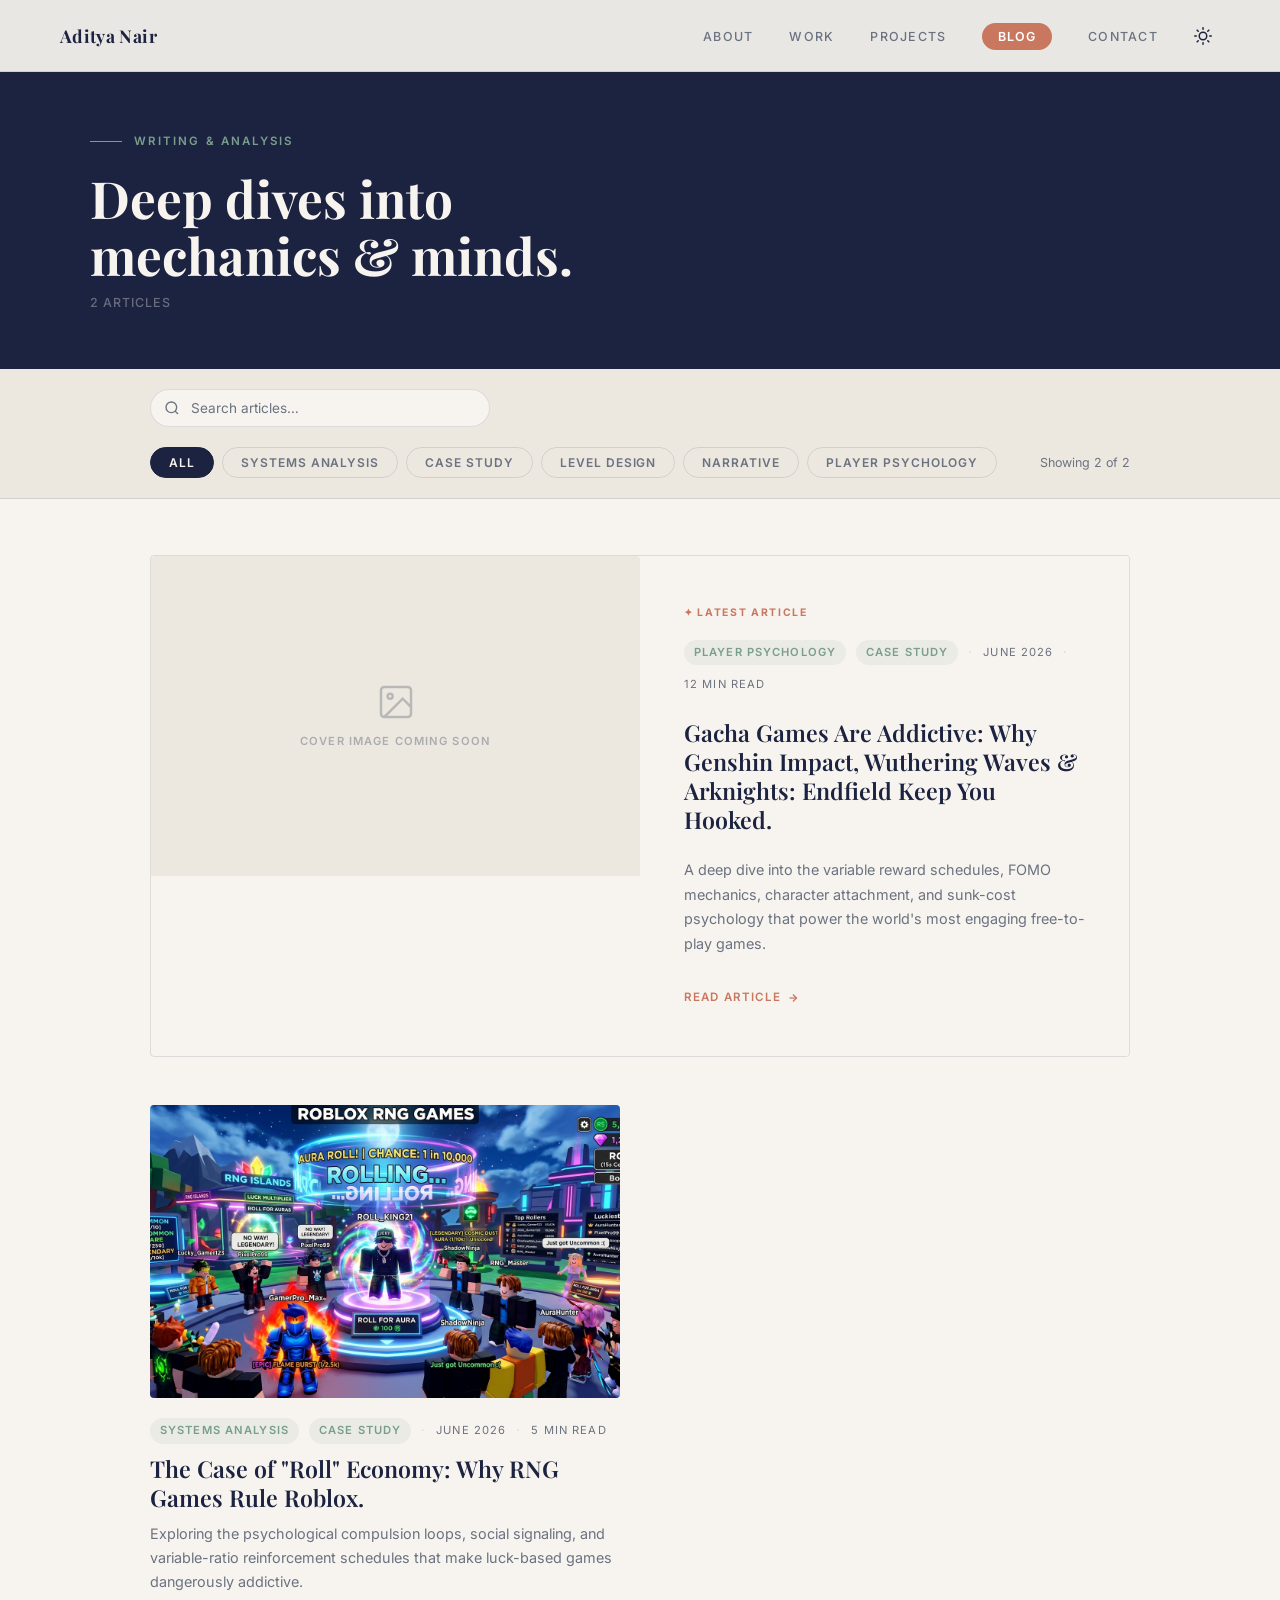
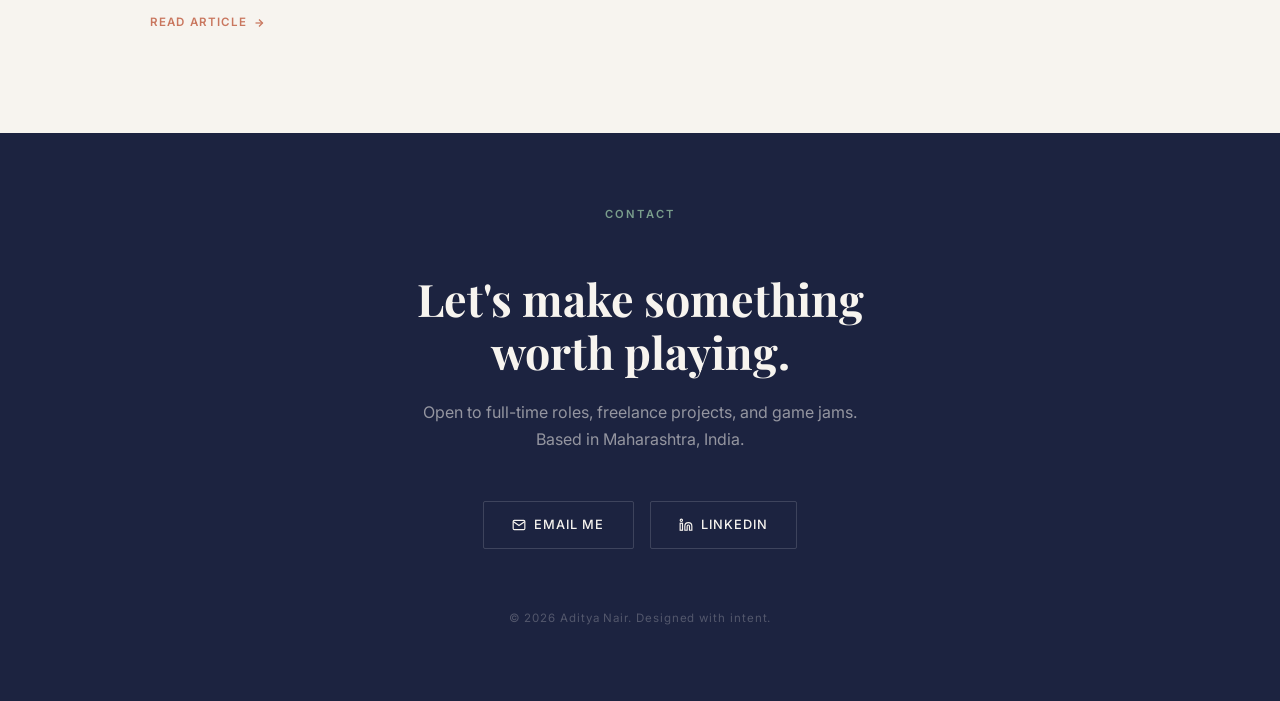
<file: blogs.html>
<!DOCTYPE html>
<html lang="en">

<head>
  <meta charset="UTF-8" />
  <meta name="viewport" content="width=device-width, initial-scale=1.0" />
  <meta name="description"
    content="Blogs and case studies by Aditya Nair — game design breakdowns, level design deep-dives, and player psychology analysis." />
  <meta name="keywords"
    content="Aditya Nair, Game Design Blog, Case Studies, Level Design, Player Psychology, RNG Games" />
  <meta name="author" content="Aditya Nair" />
  <meta property="og:type" content="website" />
  <meta property="og:title" content="Blogs | Aditya Nair Portfolio" />
  <meta property="og:description"
    content="Game design breakdowns, level design deep-dives, and player psychology analysis." />
  <meta property="og:image" content="Blogs/Roblox_RNG_CaseStudy/RNG_CaseStudy.png" />
  <meta name="twitter:card" content="summary_large_image" />
  <meta name="twitter:title" content="Blogs | Aditya Nair Portfolio" />
  <meta name="twitter:description"
    content="Game design breakdowns, level design deep-dives, and player psychology analysis." />
  <meta name="twitter:image" content="Blogs/Roblox_RNG_CaseStudy/RNG_CaseStudy.png" />
  <title>Blogs — Aditya Nair Portfolio</title>
  <link rel="preconnect" href="https://fonts.googleapis.com" />
  <link rel="preconnect" href="https://fonts.gstatic.com" crossorigin />
  <link
    href="https://fonts.googleapis.com/css2?family=Playfair+Display:ital,wght@0,400;0,600;0,700;1,400;1,600&family=Inter:wght@300;400;500;600&display=swap"
    rel="stylesheet" />
  <link rel="stylesheet" href="style.css?v=2.0" />
  <style>
    /* ── BLOGS PAGE STYLES ── */

    /* Hero */
    .blogs-hero {
      background: var(--navy);
      padding: calc(var(--nav-h) + 60px) var(--space-lg) 56px;
    }

    .blogs-hero-inner {
      max-width: 1100px;
      margin: 0 auto;
      display: flex;
      align-items: flex-end;
      justify-content: space-between;
      gap: 40px;
      flex-wrap: wrap;
    }

    .blogs-eyebrow {
      font-size: 0.72rem;
      font-weight: 600;
      letter-spacing: 0.18em;
      text-transform: uppercase;
      color: var(--sage);
      margin-bottom: 18px;
      display: flex;
      align-items: center;
      gap: 12px;
    }

    .blogs-eyebrow::before {
      content: '';
      display: block;
      width: 32px;
      height: 1px;
      background: var(--sage);
    }

    .blogs-headline {
      font-family: 'Playfair Display', serif;
      font-size: clamp(2.2rem, 4vw, 3.6rem);
      line-height: 1.12;
      font-weight: 700;
      color: var(--text-light);
    }

    .blogs-count {
      font-size: 0.78rem;
      font-weight: 500;
      letter-spacing: 0.08em;
      text-transform: uppercase;
      color: rgba(247, 244, 239, 0.35);
      margin-top: 8px;
    }

    /* Search + Filter bar */
    .blogs-toolbar {
      background: var(--bg-alt);
      border-bottom: 1px solid var(--navy-20);
      position: sticky;
      top: var(--nav-h);
      z-index: 50;
    }

    .blogs-toolbar-inner {
      max-width: 1100px;
      margin: 0 auto;
      padding: 20px var(--space-lg);
      display: flex;
      align-items: center;
      gap: 20px;
      flex-wrap: wrap;
    }

    /* Search */
    .search-wrap {
      position: relative;
      flex: 1;
      min-width: 200px;
      max-width: 340px;
    }

    .search-wrap svg {
      position: absolute;
      left: 14px;
      top: 50%;
      transform: translateY(-50%);
      color: var(--muted);
      pointer-events: none;
    }

    .blogs-search {
      width: 100%;
      padding: 10px 14px 10px 40px;
      font-family: 'Inter', sans-serif;
      font-size: 0.85rem;
      color: var(--navy);
      background: var(--bg);
      border: 1.5px solid var(--navy-20);
      border-radius: 40px;
      outline: none;
      transition: border-color .2s;
    }

    .blogs-search::placeholder {
      color: var(--muted);
    }

    .blogs-search:focus {
      border-color: var(--coral);
    }

    /* Filter pills */
    .filter-pills {
      display: flex;
      gap: 8px;
      flex-wrap: wrap;
    }

    .filter-pill {
      padding: 7px 18px;
      font-family: 'Inter', sans-serif;
      font-size: 0.75rem;
      font-weight: 600;
      letter-spacing: 0.08em;
      text-transform: uppercase;
      border: 1.5px solid var(--navy-20);
      border-radius: 40px;
      background: none;
      color: var(--muted);
      cursor: pointer;
      transition: all .2s;
    }

    .filter-pill:hover {
      border-color: var(--sage);
      color: var(--sage);
    }

    .filter-pill.active {
      background: var(--navy);
      color: var(--bg);
      border-color: var(--navy);
    }

    /* Results count */
    .results-meta {
      margin-left: auto;
      font-size: 0.78rem;
      color: var(--muted);
      white-space: nowrap;
    }

    /* Grid */
    .blogs-section {
      max-width: 1100px;
      margin: 0 auto;
      padding: 56px var(--space-lg) 100px;
    }

    /* Featured (first card full-width) */
    .blog-card-featured {
      text-decoration: none;
      color: inherit;
      display: grid;
      grid-template-columns: 1fr 1fr;
      gap: 0;
      border-radius: 4px;
      overflow: hidden;
      border: 1px solid var(--navy-20);
      margin-bottom: 48px;
      transition: box-shadow .3s;
    }

    .blog-card-featured:hover {
      box-shadow: 0 8px 32px rgba(28, 35, 64, 0.1);
    }

    .blog-card-featured .blog-card-img-wrapper {
      overflow: hidden;
      margin: 0;
    }

    .blog-card-featured .blog-card-img {
      width: 100%;
      height: 100%;
      min-height: 320px;
      object-fit: cover;
      display: block;
      transition: transform .5s ease;
    }

    .blog-card-featured:hover .blog-card-img {
      transform: scale(1.04);
    }

    .blog-card-featured .blog-card-body {
      padding: 48px 44px;
      display: flex;
      flex-direction: column;
      justify-content: center;
      gap: 14px;
      background: var(--bg);
    }

    .blog-featured-badge {
      font-size: 0.65rem;
      font-weight: 700;
      letter-spacing: 0.16em;
      text-transform: uppercase;
      color: var(--coral);
      margin-bottom: 4px;
    }

    /* Regular cards grid */
    .blogs-grid {
      display: grid;
      grid-template-columns: repeat(auto-fill, minmax(320px, 1fr));
      gap: 40px;
    }

    .blog-card {
      text-decoration: none;
      color: inherit;
      display: flex;
      flex-direction: column;
    }

    .blog-card-img-wrapper {
      overflow: hidden;
      border-radius: 4px;
      margin-bottom: 20px;
    }

    .blog-card-img {
      width: 100%;
      aspect-ratio: 16/10;
      object-fit: cover;
      display: block;
      transition: transform .4s ease;
    }

    .blog-card:hover .blog-card-img {
      transform: scale(1.04);
    }

    .blog-card-meta {
      display: flex;
      gap: 10px;
      flex-wrap: wrap;
      align-items: center;
      font-size: 0.7rem;
      font-weight: 600;
      letter-spacing: 0.1em;
      text-transform: uppercase;
      color: var(--sage);
      margin-bottom: 10px;
    }

    .blog-tag {
      background: rgba(122, 158, 140, 0.1);
      padding: 3px 10px;
      border-radius: 20px;
      color: var(--sage);
    }

    .blog-date {
      color: var(--muted);
      font-weight: 400;
    }

    .blog-read-time {
      color: var(--muted);
      font-weight: 400;
    }

    .blog-dot {
      color: var(--navy-20);
    }

    .blog-card-title {
      font-family: 'Playfair Display', serif;
      font-size: 1.45rem;
      font-weight: 600;
      line-height: 1.25;
      color: var(--text);
      margin-bottom: 10px;
      transition: color .2s;
    }

    .blog-card:hover .blog-card-title,
    .blog-card-featured:hover .blog-card-title {
      color: var(--coral);
    }

    .blog-card-excerpt {
      font-size: 0.9rem;
      color: var(--muted);
      line-height: 1.7;
      flex: 1;
    }

    .blog-card-cta {
      margin-top: 18px;
      font-size: 0.72rem;
      font-weight: 600;
      letter-spacing: 0.1em;
      text-transform: uppercase;
      color: var(--coral);
      display: flex;
      align-items: center;
      gap: 6px;
      transition: gap .2s;
    }

    .blog-card:hover .blog-card-cta,
    .blog-card-featured:hover .blog-card-cta {
      gap: 10px;
    }

    /* Empty state */
    .blogs-empty {
      text-align: center;
      padding: 80px 20px;
      display: none;
    }

    .blogs-empty.visible {
      display: block;
    }

    .blogs-empty h3 {
      font-family: 'Playfair Display', serif;
      font-size: 1.6rem;
      color: var(--text);
      margin-bottom: 12px;
    }

    .blogs-empty p {
      color: var(--muted);
      font-size: 0.95rem;
    }

    /* Hidden card */
    .blog-card[hidden],
    .blog-card-featured[hidden] {
      display: none;
    }

    /* Responsive */
    @media (max-width: 900px) {
      .blogs-hero {
        padding: calc(var(--nav-h) + 40px) var(--space-lg) 40px;
      }

      .blogs-toolbar-inner {
        padding: 16px var(--space-lg);
      }

      .blogs-section {
        padding: 40px var(--space-lg) 72px;
      }

      .blog-card-featured {
        grid-template-columns: 1fr;
      }

      .blog-card-featured .blog-card-img {
        min-height: 240px;
      }

      .blog-card-featured .blog-card-body {
        padding: 32px 28px;
      }

      .blogs-grid {
        gap: 32px;
      }

      .results-meta {
        display: none;
      }
    }

    @media (max-width: 600px) {
      .blogs-grid {
        grid-template-columns: 1fr;
      }

      .search-wrap {
        max-width: 100%;
      }
    }
  </style>
  <script>
    if (localStorage.getItem('theme') === 'dark' || (!('theme' in localStorage) && window.matchMedia('(prefers-color-scheme: dark)').matches)) {
      document.documentElement.classList.add('dark-mode');
    }
  </script>
</head>

<body>

  <a class="skip-link" href="#main">Skip to content</a>

  <!-- NAV -->
  <nav id="nav" role="navigation" aria-label="Main navigation">
    <a class="nav-logo" href="index.html" aria-label="Aditya Nair — back to home">Aditya Nair</a>
    <ul class="nav-links" role="list">
      <li><a href="index.html#about">About</a></li>
      <li><a href="index.html#work">Work</a></li>
      <li><a href="index.html#projects">Projects</a></li>
      <li><a href="blogs.html" class="nav-blog-btn">Blog</a></li>
      <li><a href="index.html#contact">Contact</a></li>
    </ul>
    <button class="nav-toggle" aria-expanded="false" aria-controls="nav-drawer" aria-label="Open navigation menu">
      <span></span><span></span><span></span>
    </button>
    <button id="theme-toggle" class="theme-toggle" aria-label="Toggle Dark Mode">
      <svg class="sun-icon" width="18" height="18" viewBox="0 0 24 24" fill="none" stroke="currentColor"
        stroke-width="2" stroke-linecap="round" stroke-linejoin="round">
        <circle cx="12" cy="12" r="5"></circle>
        <line x1="12" y1="1" x2="12" y2="3"></line>
        <line x1="12" y1="21" x2="12" y2="23"></line>
        <line x1="4.22" y1="4.22" x2="5.64" y2="5.64"></line>
        <line x1="18.36" y1="18.36" x2="19.78" y2="19.78"></line>
        <line x1="1" y1="12" x2="3" y2="12"></line>
        <line x1="21" y1="12" x2="23" y2="12"></line>
        <line x1="4.22" y1="19.78" x2="5.64" y2="18.36"></line>
        <line x1="18.36" y1="5.64" x2="19.78" y2="4.22"></line>
      </svg>
      <svg class="moon-icon" width="18" height="18" viewBox="0 0 24 24" fill="none" stroke="currentColor"
        stroke-width="2" stroke-linecap="round" stroke-linejoin="round" style="display: none;">
        <path d="M21 12.79A9 9 0 1 1 11.21 3 7 7 0 0 0 21 12.79z"></path>
      </svg>
    </button>
  </nav>

  <!-- Mobile drawer -->
  <div id="nav-drawer" class="nav-drawer" role="dialog" aria-label="Mobile navigation">
    <a href="index.html#about" class="drawer-link">About</a>
    <a href="index.html#work" class="drawer-link">Work</a>
    <a href="index.html#projects" class="drawer-link">Projects</a>
    <a href="blogs.html" class="drawer-link">Blogs</a>
    <a href="index.html#contact" class="drawer-link">Contact</a>
  </div>

  <main id="main">

    <!-- HERO -->
    <header class="blogs-hero">
      <div class="blogs-hero-inner">
        <div>
          <div class="blogs-eyebrow">Writing & Analysis</div>
          <h1 class="blogs-headline">Deep dives into<br>mechanics &amp; minds.</h1>
          <p class="blogs-count" id="article-count">2 Articles</p>
        </div>
      </div>
    </header>

    <!-- TOOLBAR: Search + Filters -->
    <div class="blogs-toolbar" role="search" aria-label="Filter articles">
      <div class="blogs-toolbar-inner">
        <div class="search-wrap">
          <svg width="16" height="16" viewBox="0 0 24 24" fill="none" stroke="currentColor" stroke-width="2"
            aria-hidden="true">
            <circle cx="11" cy="11" r="8" />
            <line x1="21" y1="21" x2="16.65" y2="16.65" />
          </svg>
          <input type="search" class="blogs-search" id="blogs-search" placeholder="Search articles…"
            aria-label="Search articles" autocomplete="off" />
        </div>
        <div class="filter-pills" role="group" aria-label="Filter by category">
          <button class="filter-pill active" data-filter="all">All</button>
          <button class="filter-pill" data-filter="systems-analysis">Systems Analysis</button>
          <button class="filter-pill" data-filter="case-study">Case Study</button>
          <button class="filter-pill" data-filter="level-design">Level Design</button>
          <button class="filter-pill" data-filter="narrative">Narrative</button>
          <button class="filter-pill" data-filter="player-psychology">Player Psychology</button>
        </div>
        <div class="results-meta" id="results-meta" aria-live="polite">Showing 2 of 2</div>
      </div>
    </div>

    <!-- ARTICLES -->
    <section class="blogs-section" aria-label="Articles">

      <!-- FEATURED ARTICLE -->
      <a href="blog-gacha-games.html" class="blog-card-featured" data-tags="player-psychology case-study systems-analysis"
        data-title="gacha games are addictive genshin impact wuthering waves arknights endfield" aria-label="Read: Gacha Games Are Addictive">
        <div class="blog-card-img-wrapper">
          <div style="width:100%; min-height:320px; background:var(--bg-alt); display:flex; align-items:center; justify-content:center; flex-direction:column; gap:10px;">
            <svg width="40" height="40" viewBox="0 0 24 24" fill="none" stroke="currentColor" stroke-width="1.5" style="color:var(--muted); opacity:0.4;" aria-hidden="true"><rect x="3" y="3" width="18" height="18" rx="2" ry="2"/><circle cx="8.5" cy="8.5" r="1.5"/><polyline points="21 15 16 10 5 21"/></svg>
            <span style="font-size:0.7rem; font-weight:600; letter-spacing:0.1em; text-transform:uppercase; color:var(--muted); opacity:0.5;">Cover image coming soon</span>
          </div>
        </div>
        <div class="blog-card-body">
          <div class="blog-featured-badge">✦ Latest Article</div>
          <div class="blog-card-meta">
            <span class="blog-tag">Player Psychology</span>
            <span class="blog-tag">Case Study</span>
            <span class="blog-dot">·</span>
            <span class="blog-date">June 2026</span>
            <span class="blog-dot">·</span>
            <span class="blog-read-time">12 min read</span>
          </div>
          <h2 class="blog-card-title">Gacha Games Are Addictive: Why Genshin Impact, Wuthering Waves &amp; Arknights: Endfield Keep You Hooked.</h2>
          <p class="blog-card-excerpt">A deep dive into the variable reward schedules, FOMO mechanics, character attachment, and sunk-cost psychology that power the world's most engaging free-to-play games.</p>
          <div class="blog-card-cta" aria-hidden="true">
            Read Article
            <svg width="12" height="12" viewBox="0 0 24 24" fill="none" stroke="currentColor" stroke-width="2.5">
              <line x1="5" y1="12" x2="19" y2="12" />
              <polyline points="12 5 19 12 12 19" />
            </svg>
          </div>
        </div>
      </a>

      <!-- REGULAR GRID -->
      <div class="blogs-grid" id="blogs-grid">

        <!-- RNG Games article -->
        <a href="blog-rng-games.html" class="blog-card" data-tags="systems-analysis case-study player-psychology"
          data-title="the case of roll economy why rng games rule roblox" aria-label="Read: The Case of Roll Economy">
          <div class="blog-card-img-wrapper">
            <img class="blog-card-img" src="Blogs/Roblox_RNG_CaseStudy/RNG_CaseStudy.png"
              alt="Colourful luck-based mechanics visualisation" loading="lazy" />
          </div>
          <div class="blog-card-meta">
            <span class="blog-tag">Systems Analysis</span>
            <span class="blog-tag">Case Study</span>
            <span class="blog-dot">·</span>
            <span class="blog-date">June 2026</span>
            <span class="blog-dot">·</span>
            <span class="blog-read-time">5 min read</span>
          </div>
          <h2 class="blog-card-title">The Case of "Roll" Economy: Why RNG Games Rule Roblox.</h2>
          <p class="blog-card-excerpt">Exploring the psychological compulsion loops, social signaling, and variable-ratio reinforcement schedules that make luck-based games dangerously addictive.</p>
          <div class="blog-card-cta" aria-hidden="true">
            Read Article
            <svg width="12" height="12" viewBox="0 0 24 24" fill="none" stroke="currentColor" stroke-width="2.5">
              <line x1="5" y1="12" x2="19" y2="12" />
              <polyline points="12 5 19 12 12 19" />
            </svg>
          </div>
        </a>

      </div>

      <!-- EMPTY STATE -->
      <div class="blogs-empty" id="blogs-empty" role="status">
        <h3>No articles found.</h3>
        <p>Try adjusting your search or filter — more articles are on the way.</p>
      </div>

    </section>

    <!-- FOOTER -->
    <section id="contact" aria-labelledby="blogs-contact-title">
      <div class="section-label" aria-hidden="true">Contact</div>
      <h2 id="blogs-contact-title" class="section-title">Let's make something<br>worth playing.</h2>
      <p class="contact-sub">Open to full-time roles, freelance projects, and game jams. Based in Maharashtra, India.
      </p>
      <div class="contact-links">
        <a href="mailto:aditya.gamedesigner0402@gmail.com" class="contact-link">
          <svg width="14" height="14" viewBox="0 0 24 24" fill="none" stroke="currentColor" stroke-width="2"
            aria-hidden="true">
            <path d="M4 4h16c1.1 0 2 .9 2 2v12c0 1.1-.9 2-2 2H4c-1.1 0-2-.9-2-2V6c0-1.1.9-2 2-2z" />
            <polyline points="22,6 12,13 2,6" />
          </svg>
          Email me
        </a>
        <a href="https://www.linkedin.com/in/adityanair0402/" class="contact-link" target="_blank"
          rel="noopener noreferrer">
          <svg width="14" height="14" viewBox="0 0 24 24" fill="none" stroke="currentColor" stroke-width="2"
            aria-hidden="true">
            <path d="M16 8a6 6 0 016 6v7h-4v-7a2 2 0 00-2-2 2 2 0 00-2 2v7h-4v-7a6 6 0 016-6z" />
            <rect x="2" y="9" width="4" height="12" />
            <circle cx="4" cy="4" r="2" />
          </svg>
          LinkedIn
        </a>
      </div>
      <p class="footer-line">© 2026 Aditya Nair. Designed with intent.</p>
    </section>

  </main>

  <script>
    /* ── Mobile nav ──────────────────────────────────── */
    const toggle = document.querySelector('.nav-toggle');
    const drawer = document.getElementById('nav-drawer');
    toggle.addEventListener('click', () => {
      const isOpen = drawer.classList.toggle('open');
      toggle.setAttribute('aria-expanded', isOpen);
      toggle.setAttribute('aria-label', isOpen ? 'Close navigation menu' : 'Open navigation menu');
    });
    drawer.querySelectorAll('a').forEach(a => a.addEventListener('click', () => {
      drawer.classList.remove('open');
      toggle.setAttribute('aria-expanded', 'false');
    }));
    document.addEventListener('keydown', e => {
      if (e.key === 'Escape') { drawer.classList.remove('open'); toggle.setAttribute('aria-expanded', 'false'); }
    });

    /* ── Nav scroll shadow ───────────────────────────── */
    const nav = document.getElementById('nav');
    window.addEventListener('scroll', () => {
      nav.classList.toggle('scrolled', window.scrollY > 20);
    }, { passive: true });

    /* ── Scroll reveal ───────────────────────────────── */
    const revealObserver = new IntersectionObserver(entries => {
      entries.forEach(e => { if (e.isIntersecting) { e.target.classList.add('visible'); revealObserver.unobserve(e.target); } });
    }, { threshold: 0.1 });
    document.querySelectorAll('.reveal').forEach(el => revealObserver.observe(el));

    /* ── Search & Filter ─────────────────────────────── */
    const searchInput = document.getElementById('blogs-search');
    const filterBtns = document.querySelectorAll('.filter-pill');
    const featuredCard = document.querySelector('.blog-card-featured');
    const gridCards = document.querySelectorAll('#blogs-grid .blog-card');
    const emptyState = document.getElementById('blogs-empty');
    const resultsMeta = document.getElementById('results-meta');
    const articleCount = document.getElementById('article-count');

    let activeFilter = 'all';
    let searchQuery = '';

    // All searchable cards (featured + grid)
    const allCards = [featuredCard, ...gridCards];
    const total = allCards.length;
    articleCount.textContent = total + (total === 1 ? ' Article' : ' Articles');

    function matchesFilter(card) {
      if (activeFilter === 'all') return true;
      return card.dataset.tags && card.dataset.tags.includes(activeFilter);
    }

    function matchesSearch(card) {
      if (!searchQuery) return true;
      const title = (card.dataset.title || '').toLowerCase();
      const tags = (card.dataset.tags || '').toLowerCase();
      const excerpt = (card.querySelector('.blog-card-excerpt')?.textContent || '').toLowerCase();
      return title.includes(searchQuery) || tags.includes(searchQuery) || excerpt.includes(searchQuery);
    }

    function applyFilters() {
      let visible = 0;
      allCards.forEach(card => {
        const show = matchesFilter(card) && matchesSearch(card);
        card.hidden = !show;
        if (show) visible++;
      });

      // Empty state
      emptyState.classList.toggle('visible', visible === 0);
      resultsMeta.textContent = `Showing ${visible} of ${total}`;
    }

    // Filter pills
    filterBtns.forEach(btn => {
      btn.addEventListener('click', () => {
        filterBtns.forEach(b => b.classList.remove('active'));
        btn.classList.add('active');
        activeFilter = btn.dataset.filter;
        applyFilters();
      });
    });

    // Search
    searchInput.addEventListener('input', () => {
      searchQuery = searchInput.value.trim().toLowerCase();
      applyFilters();
    });

    // Init
    applyFilters();
  </script>

  <script>
    /* Theme Toggle */
    const themeBtn = document.getElementById('theme-toggle');
    const sunIcon = themeBtn.querySelector('.sun-icon');
    const moonIcon = themeBtn.querySelector('.moon-icon');

    function updateThemeIcon() {
      if (document.documentElement.classList.contains('dark-mode')) {
        sunIcon.style.display = 'none';
        moonIcon.style.display = 'block';
      } else {
        sunIcon.style.display = 'block';
        moonIcon.style.display = 'none';
      }
    }

    if (themeBtn) {
      updateThemeIcon();
      themeBtn.addEventListener('click', () => {
        document.documentElement.classList.toggle('dark-mode');
        if (document.documentElement.classList.contains('dark-mode')) {
          localStorage.setItem('theme', 'dark');
        } else {
          localStorage.setItem('theme', 'light');
        }
        updateThemeIcon();
      });
    }
  </script>
</body>

</html>
</file>
<file: style.css>
/* ============================================================
   ADITYA NAIR — PORTFOLIO SHARED STYLESHEET
   ============================================================ */

*, *::before, *::after { box-sizing: border-box; margin: 0; padding: 0; }

:root {
  --bg:       #F7F4EF;
  --text-light: #F7F4EF;
  --bg-alt:   #EDE8DF;
  --navy:     #1C2340;
  --navy-60:  rgba(28,35,64,0.6);
  --navy-20:  rgba(28,35,64,0.12);
  --sage:     #7A9E8C;
  --coral:    #C9775F;
  --text:     #1C2340;
  --muted:    #6B7280;
  --white:    #FFFFFF;

  /* spacing scale */
  --space-xs: 8px;
  --space-sm: 16px;
  --space-md: 32px;
  --space-lg: 60px;
  --space-xl: 100px;

  /* nav height reference */
  --nav-h: 72px;
}

html { scroll-behavior: smooth; }

body {
  font-family: 'Inter', sans-serif;
  background: var(--bg);
  color: var(--text);
  font-size: 16px;
  line-height: 1.7;
  overflow-x: hidden;
}

/* Smooth Theme Transitions */
body, nav, section, footer, .nav-drawer, .project-card, .char-card, .sys-card, .jam-card, 
h1, h2, h3, h4, p, span, a, button, input, select, textarea {
  transition: background-color 0.35s ease, color 0.25s ease, border-color 0.25s ease, box-shadow 0.25s ease, background 0.35s ease;
}

/* ── SKIP LINK (accessibility) ──────────────────────────── */
.skip-link {
  position: absolute;
  top: -100px; left: var(--space-lg);
  background: var(--coral); color: var(--white);
  padding: 10px 20px;
  font-size: 0.8rem; font-weight: 600;
  border-radius: 2px; text-decoration: none;
  transition: top .2s;
  z-index: 999;
}
.skip-link:focus { top: var(--space-xs); }

/* ── NAV ──────────────────────────────────────────────────── */
nav {
  position: fixed; top: 0; left: 0; right: 0; z-index: 200;
  display: flex; align-items: center; justify-content: flex-end; gap: 28px;
  padding: 0 var(--space-lg);
  height: var(--nav-h);
  background: rgba(247,244,239,0.94);
  backdrop-filter: blur(12px);
  -webkit-backdrop-filter: blur(12px);
  border-bottom: 1px solid var(--navy-20);
  transition: box-shadow .3s;
}
nav.scrolled { box-shadow: 0 2px 24px rgba(28,35,64,0.08); }

.nav-logo {
  font-family: 'Playfair Display', serif;
  font-size: 1.1rem; font-weight: 700;
  letter-spacing: 0.02em; color: var(--text);
  text-decoration: none;
  flex-shrink: 0;
  margin-right: auto;
}

/* Desktop links */
.nav-links { display: flex; gap: 36px; list-style: none; }
.nav-links a {
  font-size: 0.78rem; font-weight: 500; letter-spacing: 0.1em;
  text-transform: uppercase; color: var(--muted);
  text-decoration: none; transition: color .2s;
  position: relative;  padding-bottom: 24px;
}

/* ── DARK MODE ────────────────────────────────────────────── */
html.dark-mode {
  --bg: #0F121C;
  --bg-alt: #161A2B;
  --text: #E5E7EB;
  --navy: #161A2B; /* Sections with navy bg become dark alt bg */
  --navy-20: rgba(255,255,255,0.05);
  --navy-60: rgba(255,255,255,0.4);
  --muted: #9CA3AF;
  --sage: #90BCA7;
  --coral: #D58D78;
}

html.dark-mode nav {
  background: rgba(15, 18, 28, 0.94);
  border-bottom: 1px solid rgba(255,255,255,0.05);
}

html.dark-mode .theme-toggle { color: var(--text); }
html.dark-mode .theme-toggle:hover { color: var(--coral); }
html.dark-mode .blogs-search {
  background: var(--bg-alt);
  border-color: var(--navy-20);
  color: var(--text);
}
html.dark-mode .filter-pill {
  border-color: var(--navy-20);
  color: var(--muted);
}
html.dark-mode .filter-pill.active {
  background: var(--coral);
  color: #fff;
  border-color: var(--coral);
}
html.dark-mode .blog-card-featured .blog-card-body {
  background: var(--bg-alt);
}
html.dark-mode .blog-card-featured {
  border-color: var(--navy-20);
}
html.dark-mode .project-card, html.dark-mode .sys-card {
  background: var(--bg-alt);
}
html.dark-mode .nav-drawer {
  background: var(--bg);
}
html.dark-mode .sys-icon {
  background: rgba(213, 141, 120, 0.15); /* coral tint */
}
html.dark-mode .proj-tool {
  background: var(--bg-alt);
  color: var(--text);
}
html.dark-mode .lightbox { background-color: rgba(15, 18, 28, 0.96); }

/* Theme toggle button styling */
.theme-toggle {
  background: none; border: none; cursor: pointer;
  color: var(--text); padding: 8px;
  display: flex; align-items: center; justify-content: center;
  transition: color 0.2s, transform 0.2s;
  margin: 0;
}
.theme-toggle:hover { color: var(--coral); transform: scale(1.1); }
@media (max-width: 900px) {
  .theme-toggle { margin-right: 8px; }
}
.nav-links a::after {
  content: ''; position: absolute; bottom: -2px; left: 0;
  width: 0; height: 1.5px; background: var(--coral);
  transition: width .25s;
}
.nav-links a:hover { color: var(--coral); }
.nav-links a:hover::after { width: 100%; }

/* Blog CTA button in nav */
.nav-blog-btn {
  background: var(--coral) !important;
  color: var(--white) !important;
  padding: 6px 16px !important;
  border-radius: 20px !important;
  font-weight: 600 !important;
  letter-spacing: 0.08em !important;
  transition: background .2s, transform .15s !important;
}
.nav-blog-btn::after { display: none !important; }
.nav-blog-btn:hover { background: var(--navy) !important; transform: translateY(-1px); }

/* Back link (project pages) */
.nav-back {
  display: flex; align-items: center; gap: 8px;
  font-size: 0.78rem; font-weight: 500;
  letter-spacing: 0.08em; text-transform: uppercase;
  color: var(--muted); text-decoration: none;
  transition: color .2s;
}
.nav-back:hover { color: var(--coral); }
.nav-back svg { transition: transform .2s; }
.nav-back:hover svg { transform: translateX(-3px); }

/* Hamburger button (mobile) */
.nav-toggle {
  display: none;
  flex-direction: column; justify-content: center; gap: 5px;
  width: 40px; height: 40px;
  background: none; border: none; cursor: pointer;
  padding: 6px;
  border-radius: 4px;
  transition: background .15s;
}
.nav-toggle:hover { background: var(--navy-20); }
.nav-toggle span {
  display: block; height: 2px; background: var(--text);
  border-radius: 2px;
  transition: transform .3s, opacity .3s, width .3s;
  transform-origin: center;
}
.nav-toggle span:nth-child(2) { width: 70%; }
.nav-toggle[aria-expanded="true"] span:nth-child(1) { transform: translateY(7px) rotate(45deg); }
.nav-toggle[aria-expanded="true"] span:nth-child(2) { opacity: 0; width: 100%; }
.nav-toggle[aria-expanded="true"] span:nth-child(3) { transform: translateY(-7px) rotate(-45deg); }

/* Mobile drawer */
.nav-drawer {
  display: none;
  position: fixed; top: var(--nav-h); left: 0; right: 0;
  background: rgba(247,244,239,0.98);
  backdrop-filter: blur(12px);
  -webkit-backdrop-filter: blur(12px);
  border-bottom: 1px solid var(--navy-20);
  padding: 20px var(--space-lg) 28px;
  z-index: 190;
  flex-direction: column; gap: 0;
  transform: translateY(-8px);
  opacity: 0;
  transition: opacity .25s, transform .25s;
  pointer-events: none;
}
.nav-drawer.open {
  opacity: 1; transform: translateY(0);
  pointer-events: all;
}
.nav-drawer a,
.drawer-link {
  display: block;
  font-size: 0.85rem; font-weight: 500;
  letter-spacing: 0.1em; text-transform: uppercase;
  color: var(--text); text-decoration: none;
  padding: 14px 0;
  border-bottom: 1px solid var(--navy-20);
  transition: color .2s, padding-left .2s;
}
.nav-drawer a:last-child,
.drawer-link:last-child { border-bottom: none; }
.nav-drawer a:hover,
.drawer-link:hover { color: var(--coral); padding-left: 8px; }

/* ── BUTTONS ──────────────────────────────────────────────── */
.btn {
  display: inline-block;
  padding: 13px 32px;
  font-size: 0.78rem; font-weight: 600;
  letter-spacing: 0.1em; text-transform: uppercase;
  text-decoration: none; border-radius: 2px;
  transition: all .25s; cursor: pointer;
  border: none;
}
.btn-primary { background: var(--navy); color: var(--text-light); }
.btn-primary:hover { background: var(--coral); }
.btn-ghost {
  border: 1.5px solid var(--navy-20); color: var(--text);
  background: transparent;
}
.btn-ghost:hover { border-color: var(--sage); color: var(--sage); }

/* ── SECTION BASE ─────────────────────────────────────────── */
section { padding: 72px var(--space-lg); }

.section-label {
  font-size: 0.7rem; font-weight: 600;
  letter-spacing: 0.2em; text-transform: uppercase;
  color: var(--sage); margin-bottom: 48px;
  display: flex; align-items: center; gap: 14px;
}
.section-label::after {
  content: ''; flex: 1; max-width: 60px;
  height: 1px; background: var(--sage);
}

.section-title {
  font-family: 'Playfair Display', serif;
  font-size: clamp(1.8rem, 3.5vw, 2.8rem);
  font-weight: 700; line-height: 1.2;
  color: var(--text); margin-bottom: 20px;
}

/* ── HERO ─────────────────────────────────────────────────── */
#hero {
  min-height: 100svh;
  display: grid; place-items: center;
  padding: calc(var(--nav-h) + 60px) var(--space-lg) 80px;
  position: relative; overflow: hidden;
}

.hero-bg-text {
  position: absolute;
  font-family: 'Playfair Display', serif;
  font-size: clamp(100px, 18vw, 240px);
  font-weight: 700;
  color: rgba(28,35,64,0.04);
  letter-spacing: -0.02em;
  pointer-events: none; user-select: none;
  white-space: nowrap;
  top: 50%; left: 50%;
  transform: translate(-50%, -50%);
}

.hero-inner {
  max-width: 900px; width: 100%;
  display: flex; flex-direction: column; gap: 28px;
  position: relative;
}

.hero-eyebrow {
  font-size: 0.75rem; font-weight: 500;
  letter-spacing: 0.18em; text-transform: uppercase;
  color: var(--sage);
  display: flex; align-items: center; gap: 12px;
}
.hero-eyebrow::before {
  content: ''; display: block;
  width: 36px; height: 1px; background: var(--sage);
}

.hero-headline {
  font-family: 'Playfair Display', serif;
  font-size: clamp(2.8rem, 6vw, 5.2rem);
  line-height: 1.08; font-weight: 700;
  color: var(--text);
}
.hero-headline em { font-style: italic; color: var(--coral); }

.typewriter-line {
  font-family: 'Playfair Display', serif;
  font-size: clamp(1rem, 1.8vw, 1.25rem);
  font-style: italic;
  color: var(--navy-60);
  min-height: 2em;
  border-right: 2px solid var(--coral);
  display: inline-block;
  padding-right: 4px;
  max-width: 680px;
}
.typewriter-line.paused {
  animation: blink 1s step-end infinite;
}

@keyframes blink {
  0%,100% { border-color: var(--coral); }
  50%      { border-color: transparent; }
}

.hero-cta { display: flex; gap: 20px; flex-wrap: wrap; margin-top: 8px; }

.hero-scroll {
  position: absolute; bottom: 40px; left: var(--space-lg);
  display: flex; align-items: center; gap: 10px;
  font-size: 0.7rem; letter-spacing: 0.12em; text-transform: uppercase;
  color: var(--muted);
}
.hero-scroll::after {
  content: ''; display: block;
  width: 1px; height: 48px; background: var(--muted);
  animation: scrollLine 1.6s ease-in-out infinite;
}
@keyframes scrollLine {
  0%,100% { opacity: 1; transform: scaleY(1); }
  50%      { opacity: 0.3; transform: scaleY(0.4); }
}

/* ── ABOUT ────────────────────────────────────────────────── */
#about { background: var(--bg-alt); }

.about-grid {
  display: grid;
  grid-template-columns: 1fr 1fr;
  gap: 80px; max-width: 1100px; margin: 0 auto;
  align-items: start;
}

.about-body {
  font-size: 1.05rem; color: var(--text);
  line-height: 1.85; margin-bottom: 28px;
}
.about-body p + p { margin-top: 16px; }

.about-pull {
  font-family: 'Playfair Display', serif;
  font-size: 1.35rem; font-style: italic;
  color: var(--coral); line-height: 1.5;
  border-left: 3px solid var(--coral);
  padding-left: 24px; margin: 36px 0;
}

.about-right { display: flex; flex-direction: column; gap: 32px; }

.skills-block h4 {
  font-size: 0.7rem; font-weight: 600;
  letter-spacing: 0.15em; text-transform: uppercase;
  color: var(--sage); margin-bottom: 14px;
}

.skill-tags { display: flex; flex-wrap: wrap; gap: 8px; }

.skill-tag {
  font-size: 0.78rem; font-weight: 500;
  padding: 6px 14px;
  border: 1px solid var(--navy-20);
  border-radius: 2px; color: var(--text);
  background: var(--bg);
  transition: all .2s;
}
.skill-tag:hover { border-color: var(--sage); color: var(--sage); }

.lang-row { display: flex; gap: 12px; flex-wrap: wrap; }

/* ── WORK / EXPERIENCE ────────────────────────────────────── */
#work { background: var(--bg); }
.work-inner { max-width: 1100px; margin: 0 auto; }

.work-list { display: flex; flex-direction: column; gap: 0; }

.work-item {
  display: grid;
  grid-template-columns: 160px 1fr auto;
  align-items: baseline;
  gap: 32px;
  padding: 32px 0;
  border-bottom: 1px solid var(--navy-20);
  transition: background .2s;
  position: relative;
}
.work-item:first-child { border-top: 1px solid var(--navy-20); }

.work-period {
  font-size: 0.75rem; font-weight: 400;
  color: var(--muted); letter-spacing: 0.04em;
  padding-top: 4px;
}

.work-role {
  font-family: 'Playfair Display', serif;
  font-size: 1.2rem; font-weight: 600;
  color: var(--text); margin-bottom: 2px;
}

.work-company {
  font-size: 0.8rem; font-weight: 500;
  letter-spacing: 0.08em; text-transform: uppercase;
  color: var(--sage); margin-bottom: 12px;
}

.work-desc {
  font-size: 0.9rem; color: var(--muted);
  line-height: 1.7; max-width: 560px;
}
.work-desc ul { padding-left: 16px; }
.work-desc li { margin-bottom: 4px; }

.work-badge {
  font-size: 0.65rem; font-weight: 600;
  letter-spacing: 0.12em; text-transform: uppercase;
  padding: 4px 10px; border-radius: 2px;
  align-self: flex-start; white-space: nowrap;
}
.badge-volunteer { background: rgba(122,158,140,0.15); color: var(--sage); }
.badge-full      { background: rgba(28,35,64,0.07);    color: var(--text); }
.badge-intern    { background: rgba(201,119,95,0.12);  color: var(--coral); }

/* ── PROJECTS ─────────────────────────────────────────────── */
#projects { background: var(--navy); }
#projects .section-label         { color: var(--sage); }
#projects .section-label::after  { background: var(--sage); }
#projects .section-title         { color: var(--text-light); }

.projects-grid {
  display: grid;
  grid-template-columns: repeat(3, 1fr);
  gap: 24px; max-width: 1200px; margin: 0 auto;
}

.project-card {
  background: rgba(255,255,255,0.04);
  border: 1px solid rgba(255,255,255,0.1);
  border-radius: 4px;
  display: flex; flex-direction: column;
  transition: all .3s; cursor: pointer;
  position: relative; overflow: hidden;
  text-decoration: none;
}
.project-card::before {
  content: ''; position: absolute; inset: 0; opacity: 0; z-index: 1;
  background: linear-gradient(135deg, rgba(201,119,95,0.08), transparent);
  transition: opacity .3s;
}
.project-card:hover {
  border-color: rgba(201,119,95,0.4);
  transform: translateY(-6px);
  box-shadow: 0 20px 48px rgba(0,0,0,0.4);
}
.project-card:hover::before { opacity: 1; }

.project-card-img {
  width: 100%; height: 200px;
  object-fit: cover; display: block;
  transition: transform .5s ease;
}
.project-card:hover .project-card-img { transform: scale(1.04); }

.project-img-wrap { overflow: hidden; position: relative; }

.project-img-arrow {
  position: absolute; bottom: 14px; right: 16px;
  width: 36px; height: 36px;
  background: var(--coral); border-radius: 50%;
  display: flex; align-items: center; justify-content: center;
  opacity: 0; transform: translateY(8px);
  transition: all .3s; z-index: 2;
}
.project-card:hover .project-img-arrow { opacity: 1; transform: translateY(0); }

.project-body {
  padding: 28px 28px 32px;
  display: flex; flex-direction: column; gap: 12px; flex: 1;
}

.project-num {
  font-size: 0.7rem; font-weight: 600;
  letter-spacing: 0.2em; text-transform: uppercase;
  color: var(--coral);
}

.project-title {
  font-family: 'Playfair Display', serif;
  font-size: 1.25rem; font-weight: 600;
  color: var(--text-light); line-height: 1.3;
}

.project-type {
  font-size: 0.75rem; font-weight: 500;
  letter-spacing: 0.1em; text-transform: uppercase;
  color: var(--sage);
}

.project-desc {
  font-size: 0.88rem; color: rgba(247,244,239,0.55);
  line-height: 1.7;
}

.project-tags { display: flex; flex-wrap: wrap; gap: 6px; margin-top: auto; padding-top: 8px; }
.project-tag {
  font-size: 0.65rem; font-weight: 500;
  letter-spacing: 0.1em; text-transform: uppercase;
  padding: 4px 10px;
  border: 1px solid rgba(255,255,255,0.1);
  border-radius: 2px; color: rgba(247,244,239,0.5);
}

.project-cta {
  font-size: 0.72rem; font-weight: 600;
  letter-spacing: 0.1em; text-transform: uppercase;
  color: var(--coral);
  display: flex; align-items: center; gap: 6px;
  margin-top: 8px; transition: gap .2s;
}
.project-card:hover .project-cta { gap: 10px; }

/* ── GAME JAMS ────────────────────────────────────────────── */
#jams { background: var(--bg-alt); }

.jams-grid {
  display: grid; grid-template-columns: repeat(2, 1fr);
  gap: 24px; max-width: 900px;
}

.jam-card {
  background: var(--bg); border: 1px solid var(--navy-20);
  border-radius: 4px; padding: 28px;
  transition: border-color .2s, box-shadow .2s;
}
.jam-card:hover { border-color: var(--sage); box-shadow: 0 4px 16px rgba(28,35,64,0.06); }

.jam-year {
  font-size: 0.7rem; font-weight: 500;
  letter-spacing: 0.14em; text-transform: uppercase;
  color: var(--muted); margin-bottom: 8px;
}

.jam-name {
  font-family: 'Playfair Display', serif;
  font-size: 1.1rem; font-weight: 600;
  color: var(--text); margin-bottom: 10px;
}

.jam-roles { display: flex; flex-wrap: wrap; gap: 6px; }
.jam-role {
  font-size: 0.68rem; font-weight: 500;
  letter-spacing: 0.1em; text-transform: uppercase;
  padding: 4px 10px; border-radius: 2px;
  background: rgba(122,158,140,0.12); color: var(--sage);
}

/* ── CONTACT ──────────────────────────────────────────────── */
#contact {
  background: var(--navy);
  text-align: center;
}
#contact .section-label { justify-content: center; }
#contact .section-label::after { display: none; }
#contact .section-title { color: var(--text-light); }

/* ── BLOG TEASER ──────────────────────────────────────────── */
.blog-teaser {
  background: var(--navy);
  text-align: center;
  padding: 72px var(--space-lg);
}
.blog-teaser-inner {
  max-width: 520px; margin: 0 auto;
  display: flex; flex-direction: column;
  align-items: center; gap: 16px;
}
.blog-teaser .section-title { color: var(--text-light); margin-bottom: 0; }

.contact-sub {
  font-size: 1rem; color: rgba(247,244,239,0.55);
  max-width: 480px; margin: 0 auto 48px;
}

.contact-links {
  display: flex; gap: 16px; flex-wrap: wrap;
  justify-content: center; margin-bottom: 60px;
}

.contact-link {
  display: flex; align-items: center; gap: 8px;
  font-size: 0.8rem; font-weight: 500;
  letter-spacing: 0.08em; text-transform: uppercase;
  padding: 12px 28px;
  border: 1.5px solid rgba(255,255,255,0.15);
  border-radius: 2px; color: var(--text-light);
  text-decoration: none; transition: all .2s;
}
.contact-link:hover { border-color: var(--coral); color: var(--coral); }

.footer-line {
  font-size: 0.72rem; color: rgba(247,244,239,0.25);
  letter-spacing: 0.08em;
}

/* ── PROJECT PAGE — HERO ──────────────────────────────────── */
.proj-hero {
  min-height: 80vh;
  display: flex; flex-direction: column;
  padding-top: var(--nav-h);
  position: relative; overflow: hidden;
}

.proj-hero-img {
  width: 100%; height: 55vh;
  object-fit: cover; display: block;
}

.proj-hero-overlay {
  position: absolute; bottom: 0; left: 0; right: 0;
  height: 55vh;
  background: linear-gradient(to bottom, transparent 40%, var(--navy) 100%);
  pointer-events: none;
}

.proj-hero-meta {
  background: var(--navy);
  padding: 48px var(--space-lg) 64px;
  position: relative;
}

.proj-num {
  font-size: 0.7rem; font-weight: 600;
  letter-spacing: 0.2em; text-transform: uppercase;
  color: var(--coral); margin-bottom: 16px;
}

.proj-title {
  font-family: 'Playfair Display', serif;
  font-size: clamp(2.2rem, 5vw, 4rem);
  font-weight: 700; line-height: 1.1;
  color: var(--text-light); margin-bottom: 20px;
}

.proj-type {
  font-size: 0.78rem; font-weight: 500;
  letter-spacing: 0.12em; text-transform: uppercase;
  color: var(--sage); margin-bottom: 32px;
}

.proj-meta-row { display: flex; gap: 48px; flex-wrap: wrap; }

.proj-meta-label {
  font-size: 0.65rem; font-weight: 600;
  letter-spacing: 0.18em; text-transform: uppercase;
  color: rgba(247,244,239,0.4); margin-bottom: 4px;
}

.proj-meta-value {
  font-size: 0.9rem; color: var(--text-light); font-weight: 400;
}

/* ── PROJECT PAGE — CONTENT ───────────────────────────────── */
.proj-content {
  max-width: 820px;
  margin: 0 auto;
  padding: 80px var(--space-lg);
}

.proj-section { margin-bottom: 72px; }

.proj-section-label {
  font-size: 0.68rem; font-weight: 600;
  letter-spacing: 0.2em; text-transform: uppercase;
  color: var(--sage); margin-bottom: 20px;
  display: flex; align-items: center; gap: 12px;
}
.proj-section-label::after {
  content: ''; flex: 1; max-width: 48px;
  height: 1px; background: var(--sage);
}

.proj-section-title {
  font-family: 'Playfair Display', serif;
  font-size: clamp(1.4rem, 2.5vw, 2rem);
  font-weight: 700; line-height: 1.25;
  color: var(--text); margin-bottom: 20px;
}

.proj-body { font-size: 1rem; color: var(--text); line-height: 1.85; }
.proj-body p + p { margin-top: 16px; }

.proj-pull {
  font-family: 'Playfair Display', serif;
  font-size: 1.3rem; font-style: italic;
  color: var(--coral); line-height: 1.5;
  border-left: 3px solid var(--coral);
  padding-left: 24px; margin: 36px 0;
}

.proj-list { list-style: none; display: flex; flex-direction: column; gap: 12px; margin-top: 16px; }
.proj-list li {
  position: relative; padding-left: 24px;
  font-size: 0.95rem; color: var(--text); line-height: 1.7;
  margin-bottom: 8px;
}
.proj-list li::before {
  content: '—'; color: var(--coral);
  position: absolute; left: 0; top: 0; font-weight: 600;
}

/* ── PROJECT PAGE — CHARACTERS ────────────────────────────── */
.characters-grid {
  display: grid; grid-template-columns: repeat(2, 1fr);
  gap: 20px; margin-top: 20px;
}

.char-card {
  background: var(--bg-alt);
  border: 1px solid var(--navy-20);
  border-radius: 4px; padding: 24px;
  transition: border-color .2s;
}
.char-card:hover { border-color: var(--sage); }

.char-name {
  font-family: 'Playfair Display', serif;
  font-size: 1.1rem; font-weight: 600;
  color: var(--text); margin-bottom: 4px;
}

.char-role {
  font-size: 0.7rem; font-weight: 600;
  letter-spacing: 0.14em; text-transform: uppercase;
  color: var(--sage); margin-bottom: 12px;
}

.char-desc { font-size: 0.88rem; color: var(--muted); line-height: 1.7; }

/* ── PROJECT PAGE — SYSTEMS ───────────────────────────────── */
.systems-grid {
  display: grid; grid-template-columns: repeat(3, 1fr);
  gap: 16px; margin-top: 20px;
}

.sys-card {
  background: var(--navy);
  border-radius: 4px; padding: 24px 20px;
  display: flex; flex-direction: column; gap: 10px;
}

.sys-icon {
  width: 36px; height: 36px;
  background: rgba(201,119,95,0.15);
  border-radius: 50%;
  display: flex; align-items: center; justify-content: center;
}

.sys-title {
  font-family: 'Playfair Display', serif;
  font-size: 1rem; font-weight: 600; color: var(--text-light);
}

.sys-desc { font-size: 0.82rem; color: rgba(247,244,239,0.5); line-height: 1.6; }

/* ── PROJECT PAGE — GALLERY ───────────────────────────────── */
.proj-gallery { background: var(--bg-alt); padding: 80px var(--space-lg); }
.proj-gallery-inner { max-width: 1100px; margin: 0 auto; }

.proj-gallery-grid {
  display: grid; grid-template-columns: 1fr 1fr;
  gap: 32px; margin-top: 40px;
}

.gallery-item { display: flex; flex-direction: column; gap: 10px; }
.gallery-item.wide { grid-column: 1 / -1; }

.gallery-caption {
  font-size: 0.8rem; color: var(--sage);
  text-align: center; font-family: 'Playfair Display', serif; font-style: italic;
}

.proj-gallery-img {
  width: 100%; border-radius: 4px;
  display: block; object-fit: cover;
  aspect-ratio: 16/10; transition: transform .3s;
  cursor: zoom-in;
}
.proj-gallery-img:hover { transform: scale(1.02); }
.gallery-item.wide .proj-gallery-img { aspect-ratio: 21/9; }

/* ── LIGHTBOX ─────────────────────────────────────────────── */
.lightbox {
  display: none;
  flex-direction: column;
  position: fixed; z-index: 1000;
  inset: 0;
  background-color: rgba(12,16,38,0.96);
  align-items: center; justify-content: center;
  cursor: zoom-out; backdrop-filter: blur(8px);
  padding: 24px;
  animation: lbFadeIn 0.25s ease;
}
@keyframes lbFadeIn {
  from { opacity: 0; }
  to   { opacity: 1; }
}
.lightbox.active { display: flex; }

/* Wrapper keeps image + caption centred together */
.lightbox-frame {
  display: flex; flex-direction: column; align-items: center;
  gap: 14px; cursor: default; max-width: 90vw;
}

.lightbox img {
  max-width: 100%; max-height: 82vh;
  border-radius: 6px; box-shadow: 0 8px 48px rgba(0,0,0,0.7);
  transition: opacity 0.22s ease;
  display: block;
}
.lightbox img.lb-fade { opacity: 0; }

/* Caption + counter */
.lightbox-caption {
  display: flex; align-items: center; justify-content: space-between;
  width: 100%; gap: 12px;
}
.lightbox-caption-text {
  font-family: 'Playfair Display', serif; font-style: italic;
  color: rgba(247,244,239,0.65); font-size: 0.85rem; flex: 1;
}
.lightbox-counter {
  font-family: 'Inter', sans-serif; font-size: 0.75rem; font-weight: 500;
  color: rgba(247,244,239,0.4); white-space: nowrap;
  background: rgba(255,255,255,0.07); padding: 4px 10px; border-radius: 20px;
}

.lightbox-close {
  position: absolute; top: 20px; right: 24px;
  background: rgba(255,255,255,0.08); border: 1px solid rgba(255,255,255,0.15);
  color: var(--white); font-size: 1.4rem; cursor: pointer; line-height: 1;
  width: 38px; height: 38px; border-radius: 50%;
  display: flex; align-items: center; justify-content: center;
  opacity: 0.7; transition: opacity .2s, background .2s;
}
.lightbox-close:hover { opacity: 1; background: var(--coral); border-color: var(--coral); }

/* ── TOOLS ────────────────────────────────────────────────── */
.proj-tools-grid { display: flex; flex-wrap: wrap; gap: 10px; margin-top: 16px; }
.proj-tool {
  font-size: 0.78rem; font-weight: 500;
  padding: 8px 18px;
  border: 1.5px solid var(--navy-20);
  border-radius: 2px; color: var(--text); background: var(--bg);
}

/* ── PROCESS STEPS ────────────────────────────────────────── */
.process-steps {
  display: flex; flex-direction: column; gap: 0;
  margin-top: 20px;
  border-left: 2px solid var(--navy-20);
  padding-left: 28px;
}

.process-step { position: relative; padding-bottom: 36px; }
.process-step:last-child { padding-bottom: 0; }
.process-step::before {
  content: '';
  position: absolute; left: -35px; top: 5px;
  width: 12px; height: 12px;
  border-radius: 50%; background: var(--coral);
  border: 3px solid var(--bg); box-shadow: 0 0 0 2px var(--coral);
}

.process-step-title {
  font-family: 'Playfair Display', serif;
  font-size: 1.05rem; font-weight: 600;
  color: var(--text); margin-bottom: 8px;
}

.process-step-body { font-size: 0.9rem; color: var(--muted); line-height: 1.75; }

/* ── PROJECT NAV FOOTER ───────────────────────────────────── */
.proj-nav-footer {
  position: relative;
  height: auto;
  padding: 0;
  border-bottom: none;
  background: var(--navy);
  display: grid; grid-template-columns: 1fr 1fr;
  border-top: 1px solid rgba(255,255,255,0.06);
}

.proj-nav-link {
  padding: 48px var(--space-lg);
  text-decoration: none;
  display: flex; flex-direction: column; gap: 8px;
  transition: background .2s;
}
.proj-nav-link:hover { background: rgba(255,255,255,0.03); }
.proj-nav-link + .proj-nav-link {
  border-left: 1px solid rgba(255,255,255,0.06);
  align-items: flex-end;
}

.proj-nav-dir {
  font-size: 0.65rem; font-weight: 600;
  letter-spacing: 0.2em; text-transform: uppercase;
  color: rgba(247,244,239,0.3);
}

.proj-nav-title {
  font-family: 'Playfair Display', serif;
  font-size: 1.2rem; font-weight: 600;
  color: var(--text-light);
}

.proj-nav-sub {
  font-size: 0.75rem; color: var(--sage);
  letter-spacing: 0.06em; text-transform: uppercase;
}

/* ── ACTIVE NAV LINK ──────────────────────────────────────── */
.nav-links a.active { color: var(--coral); }
.nav-links a.active::after { width: 100%; }

/* ── SCROLL REVEAL ────────────────────────────────────────── */
.reveal {
  opacity: 0;
  transform: translateY(24px);
  transition: opacity 0.6s ease, transform 0.6s ease;
}
.reveal.visible { opacity: 1; transform: translateY(0); }

/* ── RESPONSIVE ───────────────────────────────────────────── */
@media (max-width: 1024px) {
  .projects-grid { grid-template-columns: repeat(2, 1fr); }
  .systems-grid  { grid-template-columns: repeat(2, 1fr); }
}

@media (max-width: 900px) {
  :root { --space-lg: 28px; }

  nav { padding: 0 var(--space-lg); }
  .nav-links { display: none; }
  .nav-toggle { display: flex; }
  .nav-drawer { display: flex; }

  #hero { padding: calc(var(--nav-h) + 40px) var(--space-lg) 80px; }

  section { padding: 72px var(--space-lg); }

  .about-grid       { grid-template-columns: 1fr; gap: 48px; }
  .projects-grid    { grid-template-columns: 1fr; }
  .jams-grid        { grid-template-columns: 1fr; }
  .characters-grid  { grid-template-columns: 1fr; }
  .systems-grid     { grid-template-columns: 1fr; }

  .work-item { grid-template-columns: 1fr; gap: 8px; }
  .work-period { margin-bottom: -4px; }
  .work-badge { align-self: flex-start; }

  .hero-scroll { left: var(--space-lg); }

  .proj-hero-meta { padding: 36px var(--space-lg) 48px; }
  .proj-content   { padding: 60px var(--space-lg); }
  .proj-gallery   { padding: 60px var(--space-lg); }

  .proj-nav-footer { grid-template-columns: 1fr; }
  .proj-nav-link + .proj-nav-link {
    border-left: none;
    border-top: 1px solid rgba(255,255,255,0.06);
    align-items: flex-start;
  }

  .proj-gallery-grid { grid-template-columns: 1fr; }
  .gallery-item.wide { grid-column: auto; }
  .gallery-item.wide .proj-gallery-img { aspect-ratio: 16/10; }

  .proj-meta-row { gap: 28px; }
}

@media (max-width: 600px) {
  .hero-headline { font-size: 2.4rem; }
  .projects-grid { gap: 16px; }
  .contact-links { flex-direction: column; align-items: center; }
}

/* ── PROJECT PAGE — NAV OVERRIDE ─────────────────────────── */
/* On project pages the content is dark navy, so we keep the
   nav dark throughout for consistent readability.             */
.proj-page nav {
  background: rgba(28, 35, 64, 0.97);
  border-bottom-color: rgba(255, 255, 255, 0.08);
}
.proj-page nav.scrolled {
  box-shadow: 0 2px 24px rgba(0, 0, 0, 0.3);
}
.proj-page .nav-logo { color: var(--text-light); }
.proj-page .theme-toggle { color: var(--text-light); }
.proj-page .nav-back {
  color: rgba(247, 244, 239, 0.55);
}
.proj-page .nav-back svg { stroke: rgba(247, 244, 239, 0.55); }
.proj-page .nav-back:hover,
.proj-page .nav-back:hover svg { color: var(--coral); stroke: var(--coral); }

/* ── CONTACT FORM ─────────────────────────────────────────── */
.contact-form {
  max-width: 600px;
  margin: 40px auto 48px;
  display: flex;
  flex-direction: column;
  gap: 8px;
  text-align: left;
}

.contact-form .form-grid {
  display: grid;
  grid-template-columns: 1fr 1fr;
  gap: 16px;
}

@media (max-width: 600px) {
  .contact-form .form-grid {
    grid-template-columns: 1fr;
    gap: 8px;
  }
}

.contact-form .form-group {
  display: flex;
  flex-direction: column;
  position: relative;
}

.contact-form input,
.contact-form textarea {
  width: 100%;
  padding: 14px 18px;
  font-family: 'Inter', sans-serif;
  font-size: 0.9rem;
  color: var(--text-light);
  background: rgba(255, 255, 255, 0.04);
  border: 1.5px solid rgba(255, 255, 255, 0.12);
  border-radius: 4px;
  outline: none;
  transition: border-color 0.25s, background 0.25s;
}

.contact-form input::placeholder,
.contact-form textarea::placeholder {
  color: rgba(247, 244, 239, 0.45);
}

.contact-form input:focus,
.contact-form textarea:focus {
  border-color: var(--coral);
  background: rgba(255, 255, 255, 0.08);
}

.contact-form .error-msg {
  font-size: 0.75rem;
  color: #F87171;
  margin-top: 4px;
  min-height: 16px;
  display: block;
}

.contact-form .form-status {
  font-size: 0.9rem;
  font-weight: 500;
  text-align: center;
  margin-top: 12px;
  min-height: 24px;
  transition: opacity 0.25s;
}

.contact-form .form-status.success {
  color: var(--sage);
}

.contact-form .form-status.error {
  color: #F87171;
}

.sr-only {
  position: absolute;
  width: 1px;
  height: 1px;
  padding: 0;
  margin: -1px;
  overflow: hidden;
  clip: rect(0, 0, 0, 0);
  border: 0;
}

/* ── LIGHTBOX NAV BUTTONS ─────────────────────────────────── */
.lightbox-prev,
.lightbox-next {
  position: absolute;
  top: 50%;
  transform: translateY(-50%);
  background: rgba(28, 35, 64, 0.5);
  border: 1px solid rgba(255, 255, 255, 0.15);
  color: var(--white);
  font-size: 2.5rem;
  width: 54px;
  height: 54px;
  border-radius: 50%;
  cursor: pointer;
  display: flex;
  align-items: center;
  justify-content: center;
  transition: background 0.25s, transform 0.25s;
  z-index: 1010;
  line-height: 1;
  user-select: none;
}

.lightbox-prev:hover,
.lightbox-next:hover {
  background: var(--coral);
  transform: translateY(-50%) scale(1.1);
}

.lightbox-prev {
  left: 28px;
  padding-right: 4px;
}

.lightbox-next {
  right: 28px;
  padding-left: 4px;
}

@media (max-width: 768px) {
  .lightbox-prev,
  .lightbox-next {
    width: 44px;
    height: 44px;
    font-size: 2rem;
  }
  .lightbox-prev { left: 12px; }
  .lightbox-next { right: 12px; }
}

/* ── REDUCED MOTION ───────────────────────────────────────── */
@media (prefers-reduced-motion: reduce) {
  *, *::before, *::after {
    animation-duration: 0.01ms !important;
    animation-iteration-count: 1 !important;
    transition-duration: 0.01ms !important;
  }
  .reveal { opacity: 1; transform: none; }
}
</file>
